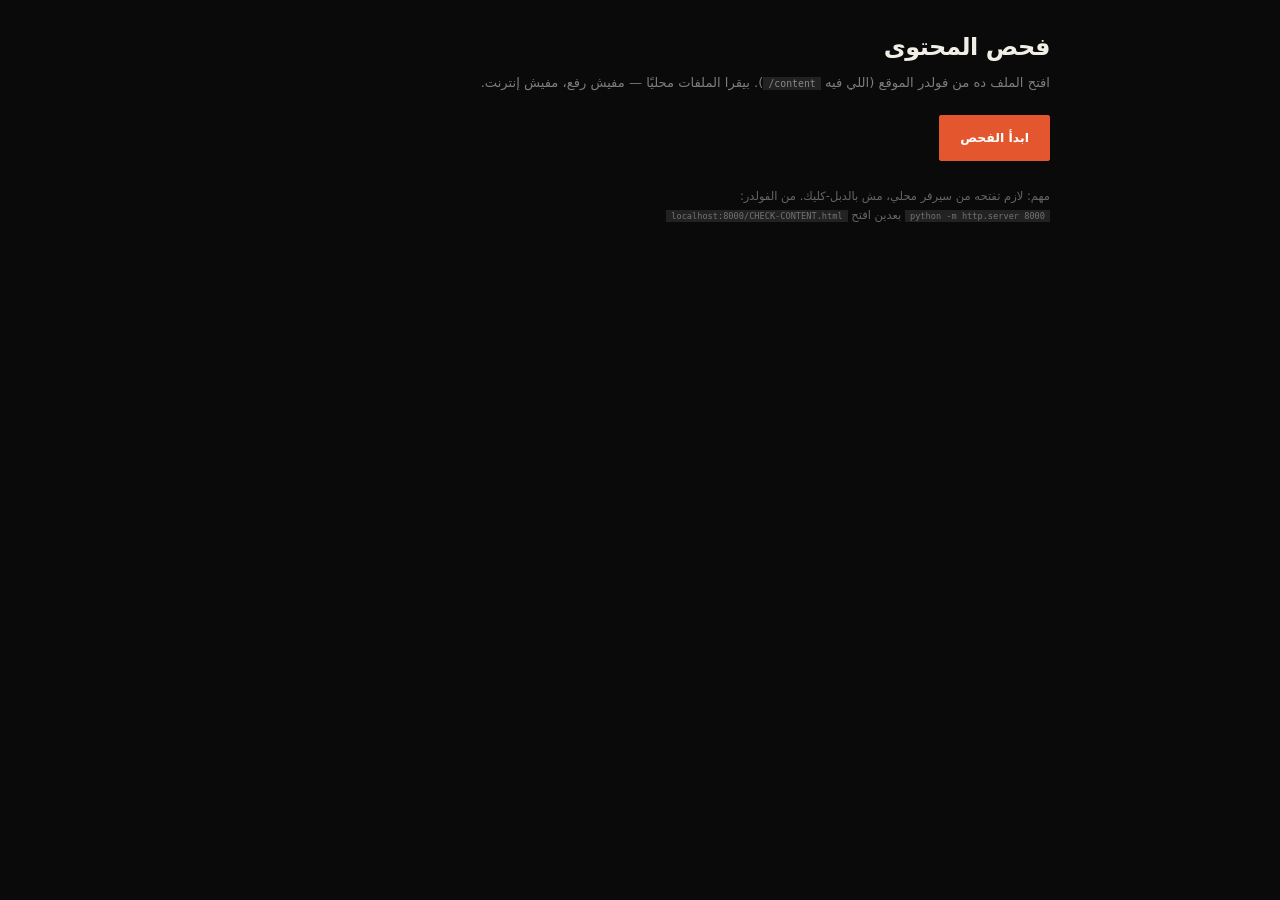
<file: CHECK-CONTENT.html>
<!doctype html>
<html lang="ar" dir="rtl">
<head>
<meta charset="utf-8">
<meta name="viewport" content="width=device-width,initial-scale=1">
<title>فحص المحتوى — هل Pages CMS مسح حاجة؟</title>
<style>
  :root{--ink:#0A0A0B;--paper:#F1EEE6;--accent:#E4572E;--amber:#F2A93B;--sage:#5C6E58}
  *{box-sizing:border-box}
  body{margin:0;padding:28px 20px 60px;background:var(--ink);color:var(--paper);
       font-family:ui-sans-serif,system-ui,"Segoe UI",sans-serif;line-height:1.6}
  .wrap{max-width:820px;margin:0 auto}
  h1{font-size:1.5rem;margin:0 0 6px;letter-spacing:-.02em}
  .sub{color:rgba(241,238,230,.5);font-size:.82rem;margin:0 0 22px}
  button{font:inherit;font-size:.78rem;padding:12px 20px;border:1px solid rgba(241,238,230,.25);
         background:transparent;color:var(--paper);cursor:pointer;border-radius:2px}
  button.primary{background:var(--accent);border-color:var(--accent);color:#fff;font-weight:600}
  button:hover{opacity:.85}
  #out{margin-top:24px}
  .row{display:flex;gap:12px;padding:11px 14px;border-bottom:1px solid rgba(241,238,230,.1);
       font-size:.8rem;align-items:baseline}
  .row .k{flex:0 0 190px;color:rgba(241,238,230,.5);font-family:ui-monospace,monospace;font-size:.72rem}
  .row .v{flex:1;word-break:break-word}
  .ok{color:var(--sage)} .bad{color:var(--accent)} .warn{color:var(--amber)}
  .verdict{padding:16px 18px;border-left:3px solid var(--accent);background:rgba(228,87,46,.08);
           margin:22px 0;font-size:.86rem}
  .verdict.good{border-color:var(--sage);background:rgba(92,110,88,.1)}
  .verdict b{display:block;font-size:1rem;margin-bottom:6px}
  pre{background:#111;padding:14px;overflow:auto;font-size:.7rem;border:1px solid rgba(241,238,230,.12);
      max-height:260px}
  .note{font-size:.72rem;color:rgba(241,238,230,.4);margin-top:26px}
  code{background:rgba(241,238,230,.1);padding:1px 5px;font-size:.75em}
</style>
</head>
<body>
<div class="wrap">
  <h1>فحص المحتوى</h1>
  <p class="sub">افتح الملف ده من فولدر الموقع (اللي فيه <code>content/</code>). بيقرا الملفات محليًا — مفيش رفع، مفيش إنترنت.</p>

  <button class="primary" id="run">ابدأ الفحص</button>
  <div id="out"></div>

  <p class="note">
    مهم: لازم تفتحه من سيرفر محلي، مش بالدبل-كليك. من الفولدر:<br>
    <code>python -m http.server 8000</code> بعدين افتح <code>localhost:8000/CHECK-CONTENT.html</code>
  </p>
</div>

<script>
const REQUIRED = {
  'content/seo.json':     [['meta','عنوان الموقع (SEO)']],
  'content/person.json':  [['person','بياناتك الشخصية']],
  'content/hero.json':    [['hero','أول شاشة']],
  'content/about.json':   [['about','قسم عني']],
  'content/contact.json': [['contact','التواصل']],
  'content/projects.json':[['order','ترتيب المشاريع']],
  'content/acts.json':    [['order','ترتيب الفصول']]
};
// الحقول الحيوية جوه كل كائن — لو ضاعت، الصفحة بتبان ناقصة
const VITAL = {
  'meta.title':        'عنوان التاب (SEO)',
  'meta.description':  'وصف البحث',
  'meta.ogImage':      'صورة المشاركة',
  'person.name':       'اسمك',
  'person.email':      'الإيميل',
  'person.whatsapp':   'رقم الواتساب',
  'person.years':      'سنين الخبرة',
  'hero.status':       'سطر الحالة',
  'about.statement':   'فقرة عني',
  'about.stats':       'الأرقام',
  'about.tools':       'الأدوات',
  'contact.socials':   'لينكات السوشيال',
  'contact.emailCta':  'زر الإيميل'
};

function get(o,p){return p.split('.').reduce((a,k)=>a==null?undefined:a[k],o)}

async function run(){
  const out=document.getElementById('out');
  out.innerHTML='<p class="sub">بيفحص…</p>';
  let html='', missing=[], broken=[], empty=[], good=0;

  for(const [file, expect] of Object.entries(REQUIRED)){
    let data=null, err=null;
    try{
      const r=await fetch(file,{cache:'no-store'});
      if(!r.ok) throw new Error('HTTP '+r.status);
      data=await r.json();
    }catch(e){ err=e.message; }

    if(!data){
      broken.push(file);
      html+=`<div class="row"><span class="k">${file}</span><span class="v bad">✗ ${err==='HTTP 404'?'الملف مش موجود — لسه مرفعتوش':'ملف بايظ: '+err}</span></div>`;
      continue;
    }

    for(const [key,label] of expect){
      if(!(key in data)){
        missing.push(file+' → '+key);
        html+=`<div class="row"><span class="k">${file}</span><span class="v bad">✗ ناقص: ${key} (${label})</span></div>`;
      } else {
        good++;
        const v=data[key];
        const isObj=v&&typeof v==='object';
        html+=`<div class="row"><span class="k">${file}</span><span class="v ok">✓ ${key} (${label})${isObj?' — '+Object.keys(v).length+' مفتاح':''}</span></div>`;
      }
    }
  }

  // فحص الحقول الحيوية جوه الكائنات
  let merged={};
  for(const file of Object.keys(REQUIRED)){
    try{
      const d=await (await fetch(file,{cache:'no-store'})).json();
      Object.assign(merged,d);
    }catch(e){}
  }
  let vital='';
  for(const [path,label] of Object.entries(VITAL)){
    const v=get(merged,path);
    const isEmpty = v==null || v==='' || (Array.isArray(v)&&!v.length);
    if(isEmpty){ empty.push(label); vital+=`<div class="row"><span class="k">${path}</span><span class="v bad">✗ فاضي — ${label}</span></div>`; }
    else vital+=`<div class="row"><span class="k">${path}</span><span class="v ok">✓ ${label}</span></div>`;
  }

  const totalProblems = missing.length+broken.length+empty.length;
  let verdict;
  if(totalProblems===0){
    verdict=`<div class="verdict good"><b>✓ المحتوى سليم بالكامل</b>
      كل الملفات موجودة وكل الحقول الحيوية مليانة. Pages CMS ممسحش حاجة — المشكلة كانت في طريقة عرض المحرر بس، وإصلاح التقسيم حلها.</div>`;
  } else if(broken.length || missing.length){
    verdict=`<div class="verdict"><b>✗ فيه ملفات ناقصة — المحتوى اتأثر</b>
      ${broken.length?`<div>ملفات مش موجودة: ${broken.join(', ')} (${broken.length})</div>`:''}
      ${missing.length?`<div>مفاتيح ناقصة: ${missing.join(', ')}</div>`:''}
      <div style="margin-top:10px">الحل: نزّل <code>site.zip</code> من المحادثة وفك ضغطه فوق الفولدر، بعدين <code>git add -A &amp;&amp; git commit &amp;&amp; git push</code>.</div></div>`;
  } else {
    verdict=`<div class="verdict"><b>⚠ الملفات موجودة بس فيه حقول فاضية</b>
      <div>${empty.join(' · ')}</div>
      <div style="margin-top:10px">لو دي كانت مليانة قبل، يبقى Pages CMS حفظ فوقها. افتح <code>content/${''}</code> وشوف القيمة.</div></div>`;
  }

  out.innerHTML = verdict
    + '<h3 style="font-size:.85rem;margin:22px 0 8px;color:rgba(241,238,230,.4)">الملفات</h3>' + html
    + '<h3 style="font-size:.85rem;margin:22px 0 8px;color:rgba(241,238,230,.4)">الحقول الحيوية</h3>' + vital;

  if(totalProblems){
    out.insertAdjacentHTML('beforeend','<h3 style="font-size:.85rem;margin:22px 0 8px;color:rgba(241,238,230,.4)">ملخص للنسخ</h3><pre id="copybox"></pre><button id="cp" style="margin-top:8px">انسخ الملخص</button>');
    document.getElementById('copybox').textContent =
      'ملفات ناقصة: '+(broken.join(', ')||'لا')+'\n'+
      'مفاتيح ناقصة: '+(missing.join(', ')||'لا')+'\n'+
      'حقول فاضية: '+(empty.join(', ')||'لا');
    document.getElementById('cp').onclick=()=>{
      navigator.clipboard.writeText(document.getElementById('copybox').textContent);
      document.getElementById('cp').textContent='اتنسخ ✓';
    };
  }
}
document.getElementById('run').onclick=run;
</script>
</body>
</html>
</file>
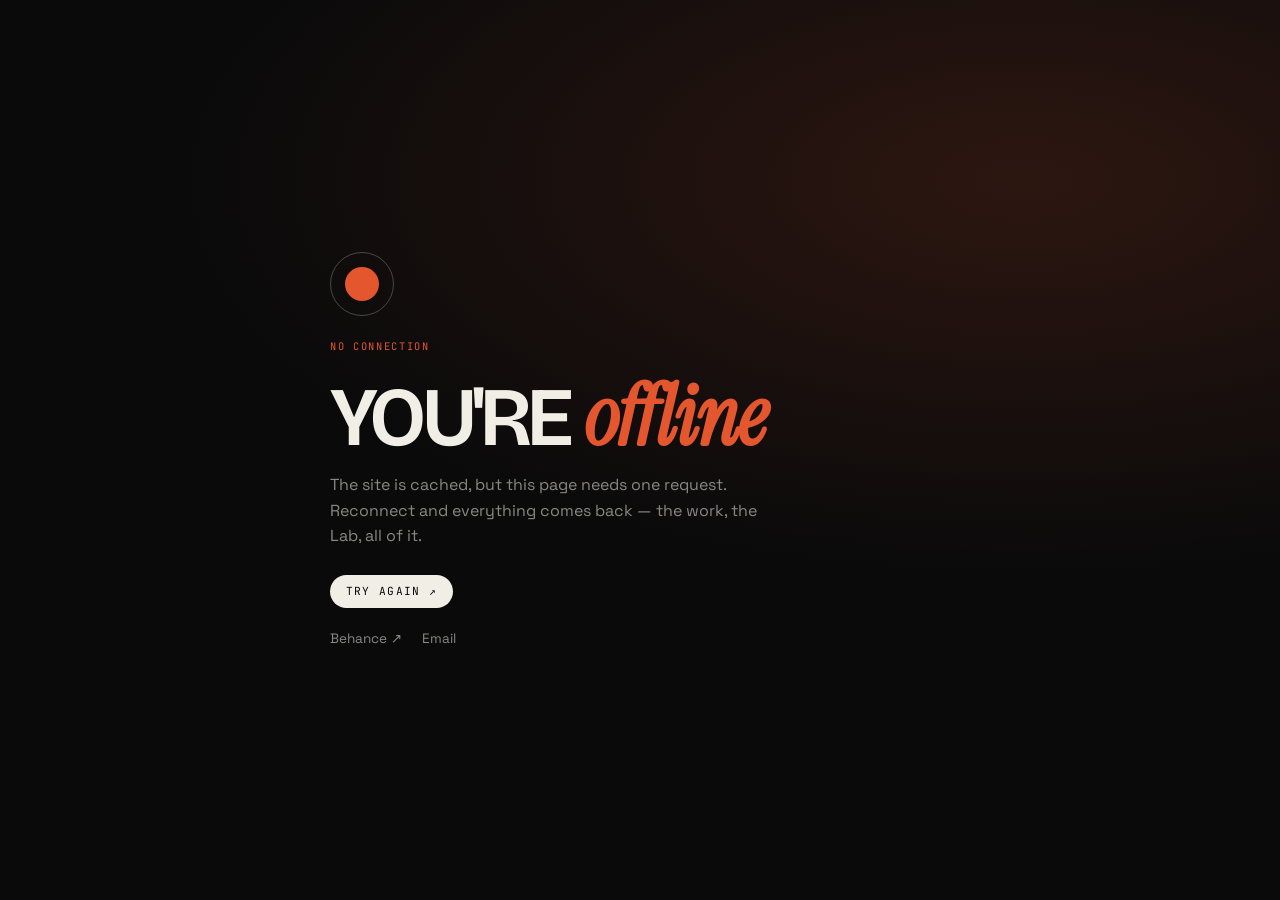
<file: offline.html>
<!DOCTYPE html>
<html lang="en">
<head>
<meta charset="utf-8" />
<meta name="viewport" content="width=device-width, initial-scale=1" />
<title>Offline — Youssef Mohamed</title>
<meta name="robots" content="noindex" />
<meta name="theme-color" content="#0A0A0B" />
<link rel="stylesheet" href="fonts.css" />
<style>
  :root{--ink:#0A0A0B;--paper:#F1EEE6;--accent:#E4572E;--muted:rgba(241,238,230,.55)}
  *{box-sizing:border-box}
  body{margin:0;min-height:100svh;display:grid;place-items:center;background:var(--ink);color:var(--paper);
       font-family:"Space Grotesk",system-ui,sans-serif;padding:24px;
       background-image:radial-gradient(120% 80% at 80% 20%,rgba(228,87,46,.16),transparent 55%)}
  .wrap{max-width:620px;width:100%}
  .mono{font-family:"JetBrains Mono",ui-monospace,monospace;font-size:.65rem;letter-spacing:.16em;text-transform:uppercase;color:var(--accent)}
  h1{font-family:"Bricolage Grotesque","Space Grotesk",sans-serif;font-weight:600;letter-spacing:-.045em;
     font-size:clamp(2.6rem,9vw,5.2rem);line-height:.88;margin:14px 0 18px;text-transform:uppercase}
  h1 em{font-family:"Instrument Serif",Georgia,serif;font-style:italic;color:var(--accent);text-transform:none;letter-spacing:-.02em}
  p{color:var(--muted);line-height:1.6;margin:0 0 26px;max-width:46ch}
  a.btn{display:inline-flex;gap:.6em;align-items:center;background:var(--paper);color:var(--ink);
        padding:.85em 1.4em;border-radius:99px;text-decoration:none;font-family:"JetBrains Mono",monospace;
        font-size:.7rem;letter-spacing:.12em;text-transform:uppercase;transition:background .3s,color .3s}
  a.btn:hover{background:var(--accent);color:#fff}
  .links{margin-top:22px;display:flex;gap:20px;font-size:.85rem}
  .links a{color:var(--muted);text-decoration:none;border-bottom:1px solid transparent;transition:.3s}
  .links a:hover{color:var(--paper);border-color:var(--accent)}
  .dot{width:64px;height:64px;border-radius:50%;border:1px solid rgba(241,238,230,.25);display:grid;place-items:center;margin-bottom:22px}
  .dot i{width:34px;height:34px;border-radius:50%;background:var(--accent);display:block}
</style>
</head>
<body>
  <div class="wrap">
    <div class="dot" aria-hidden="true"><i></i></div>
    <p class="mono">NO CONNECTION</p>
    <h1>You're <em>offline</em></h1>
    <p>The site is cached, but this page needs one request. Reconnect and everything comes back — the work, the Lab, all of it.</p>
    <a class="btn" href="./">Try again ↗</a>
    <div class="links">
      <a href="https://www.behance.net/65c12764" target="_blank" rel="noopener">Behance ↗</a>
      <a href="mailto:jomongy52@gmail.com">Email</a>
    </div>
  </div>
</body>
</html>
</file>
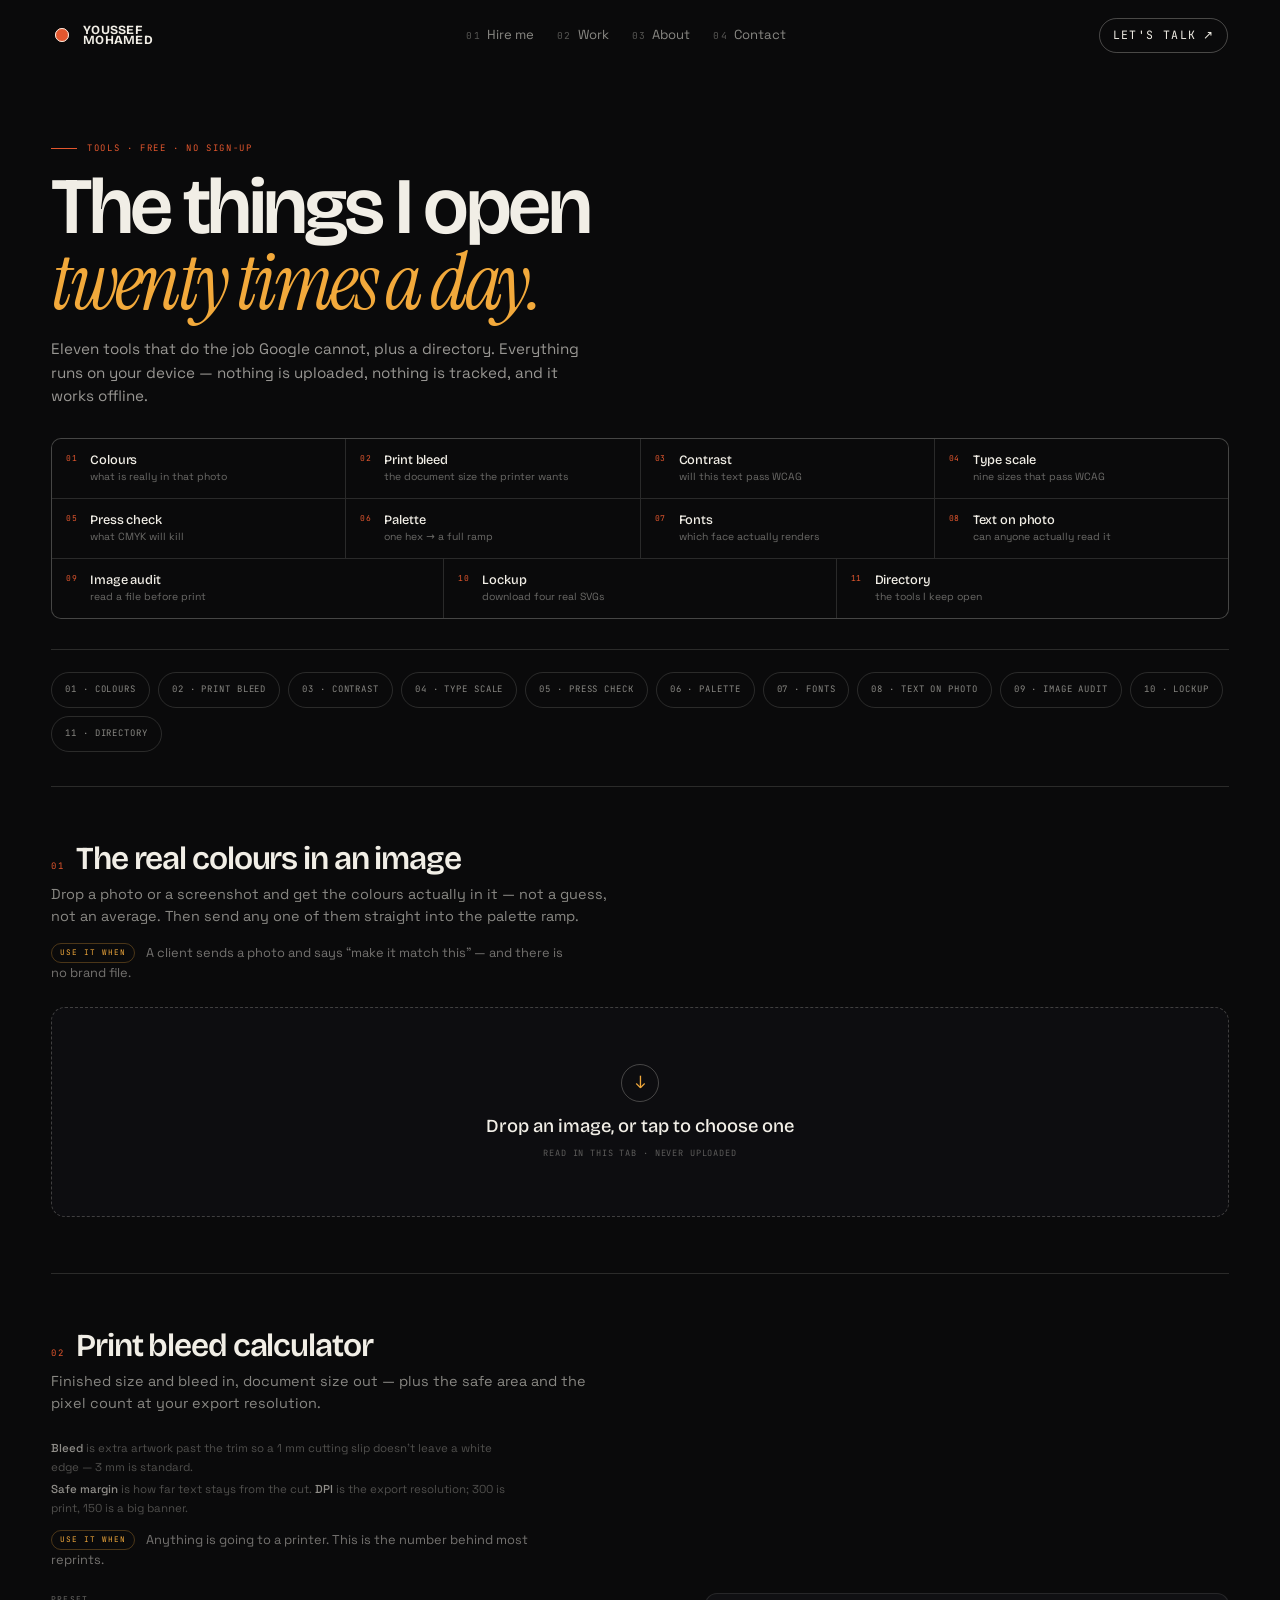
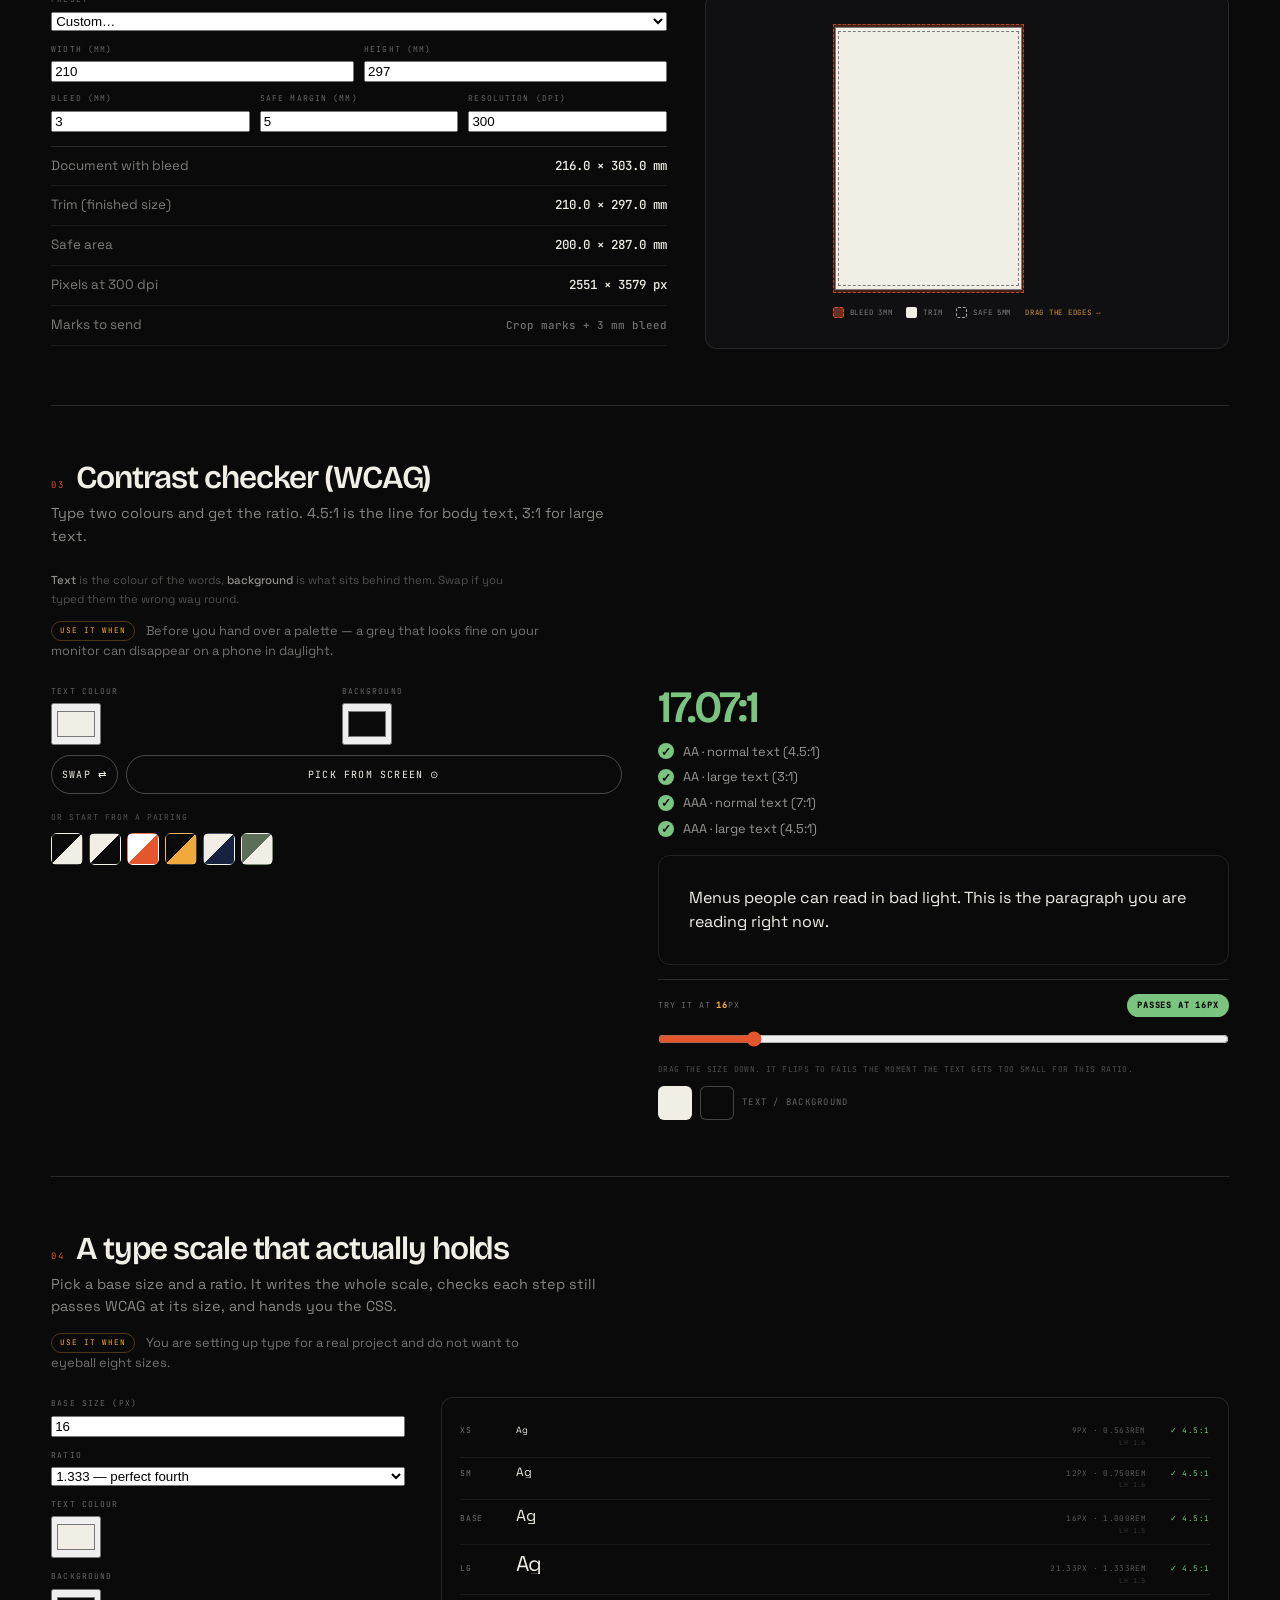
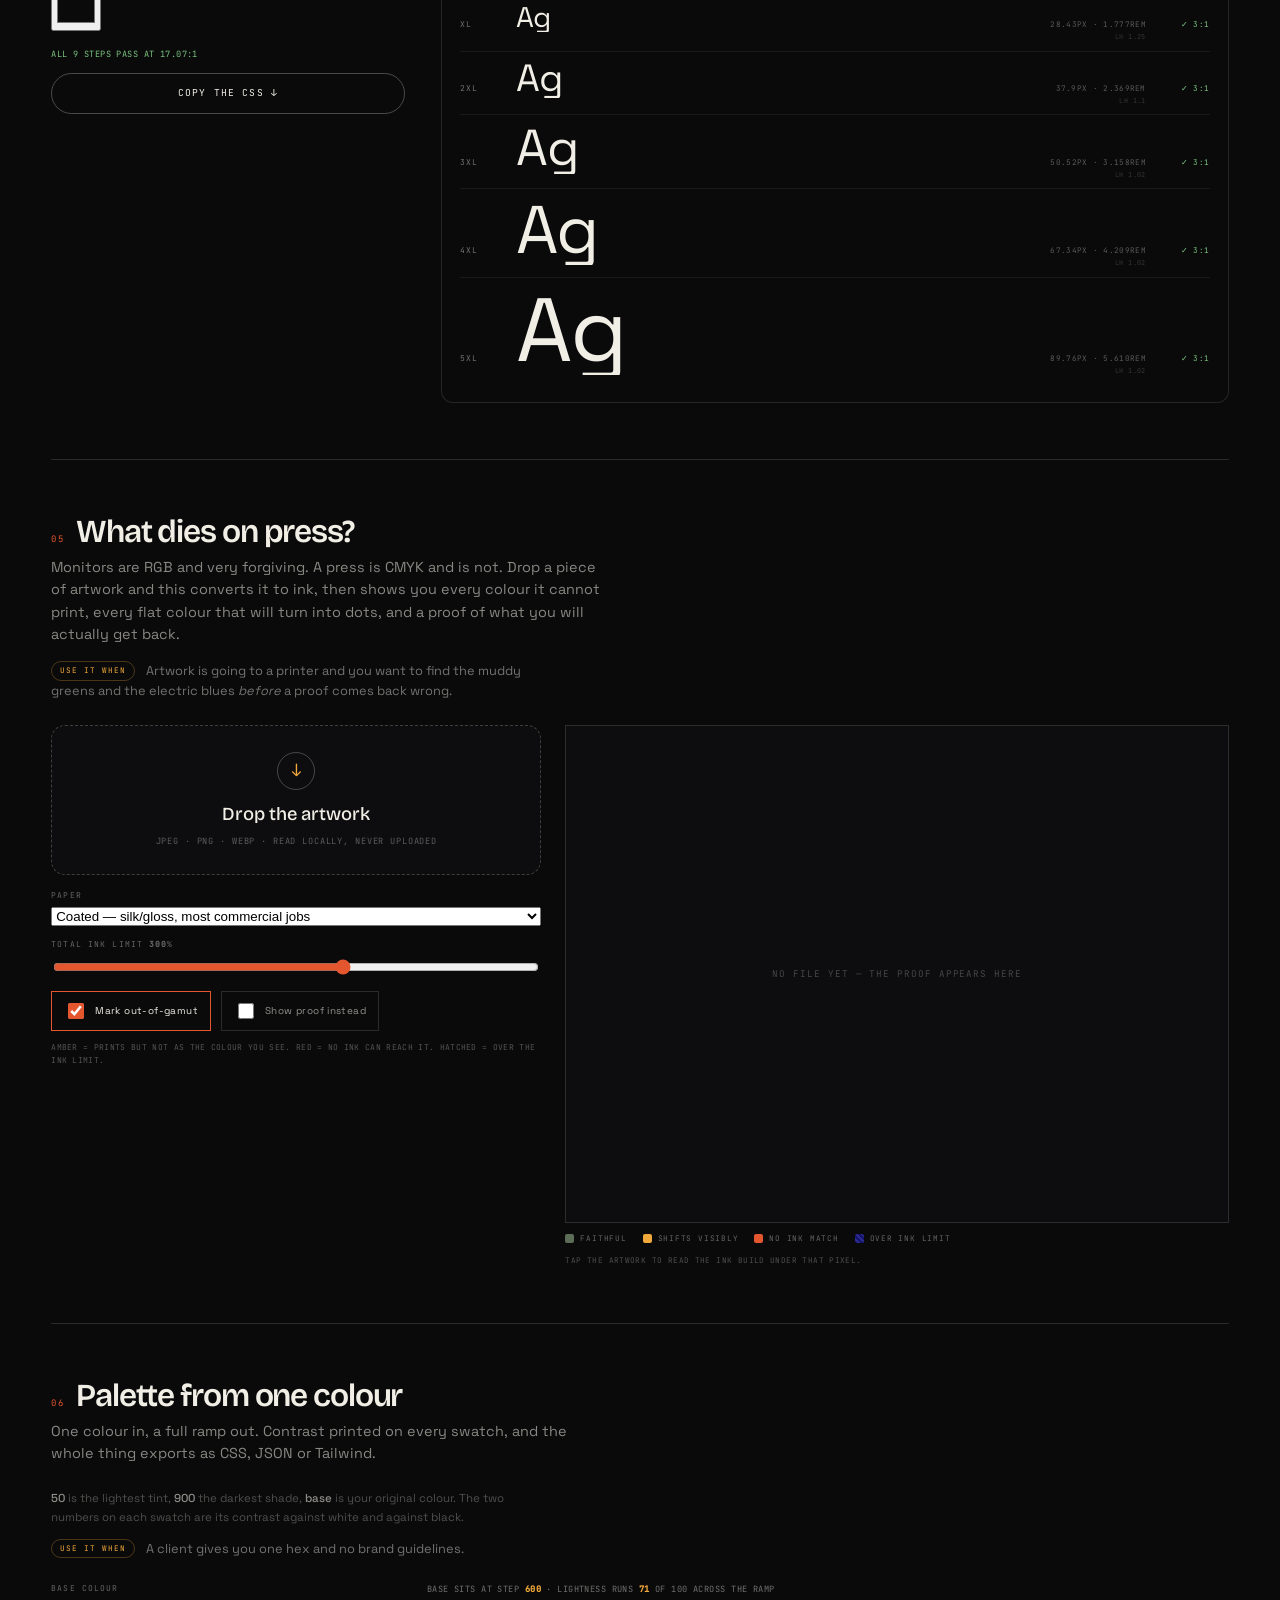
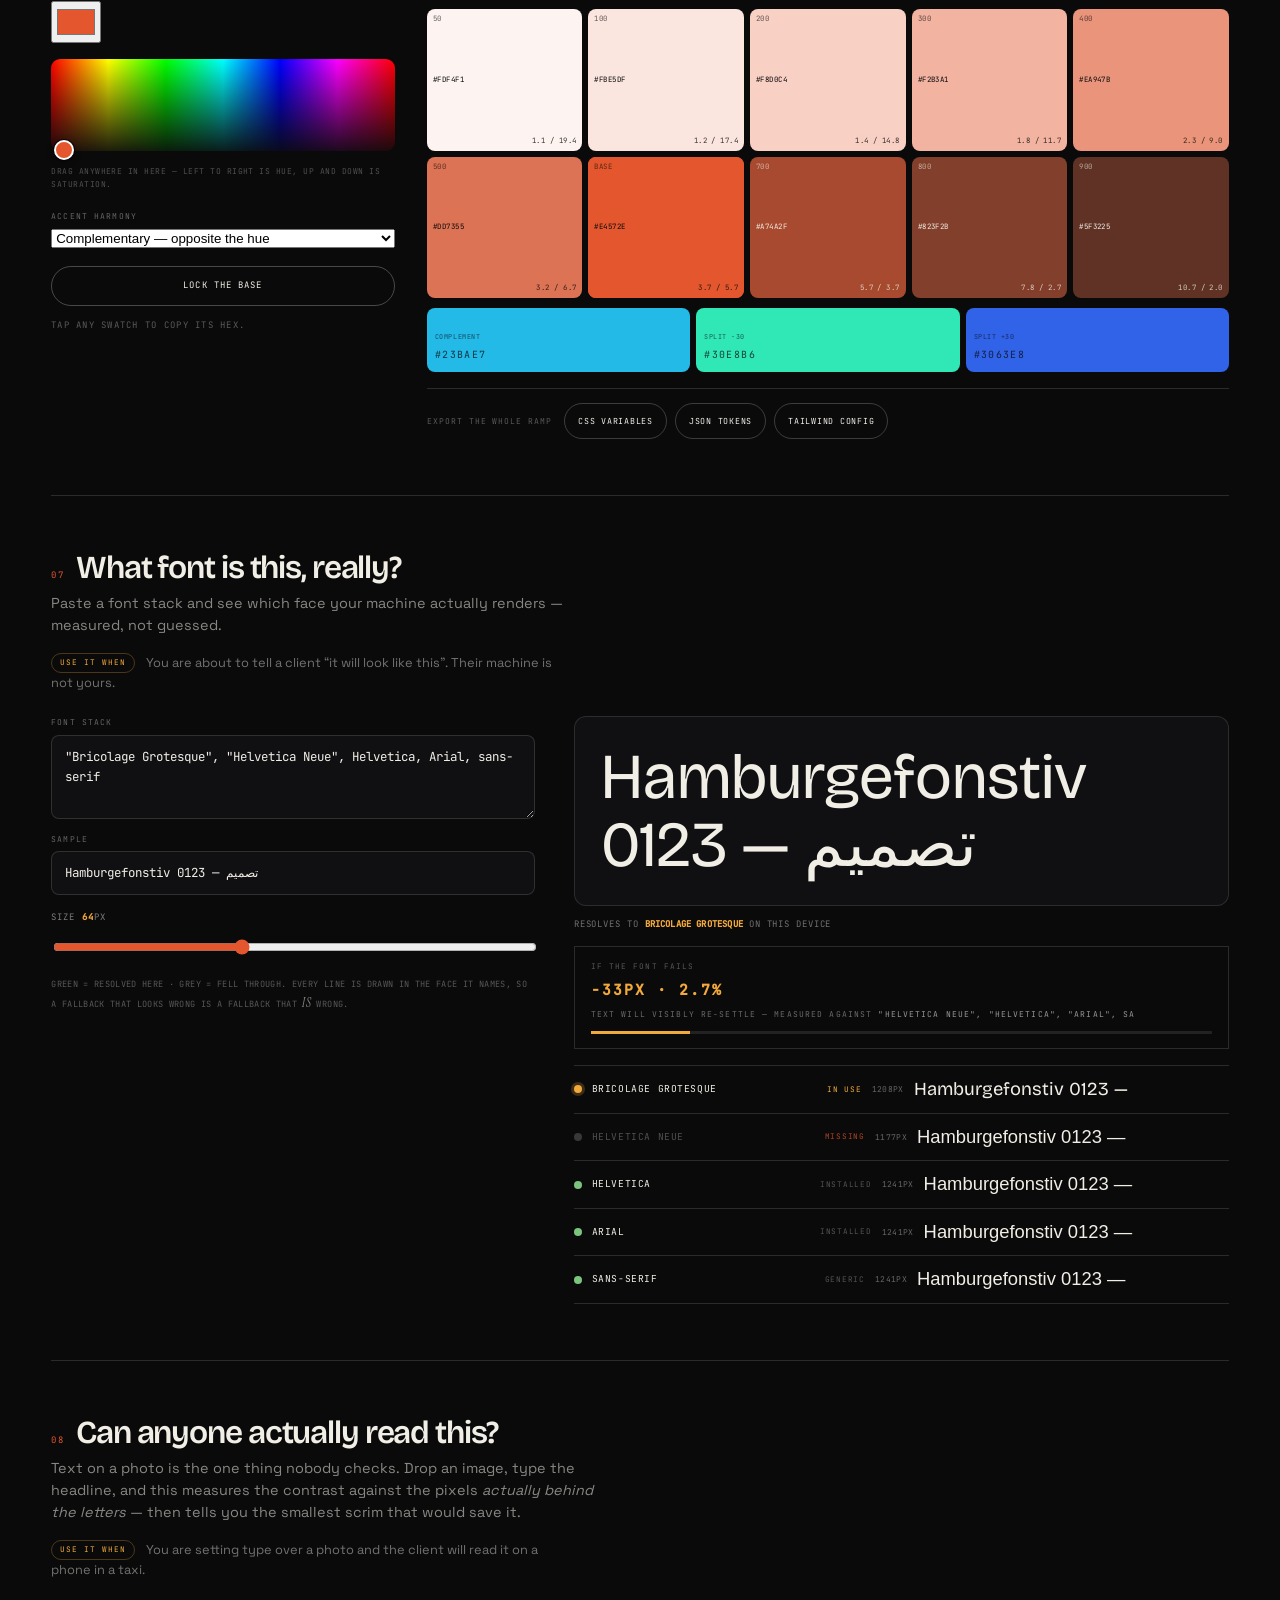
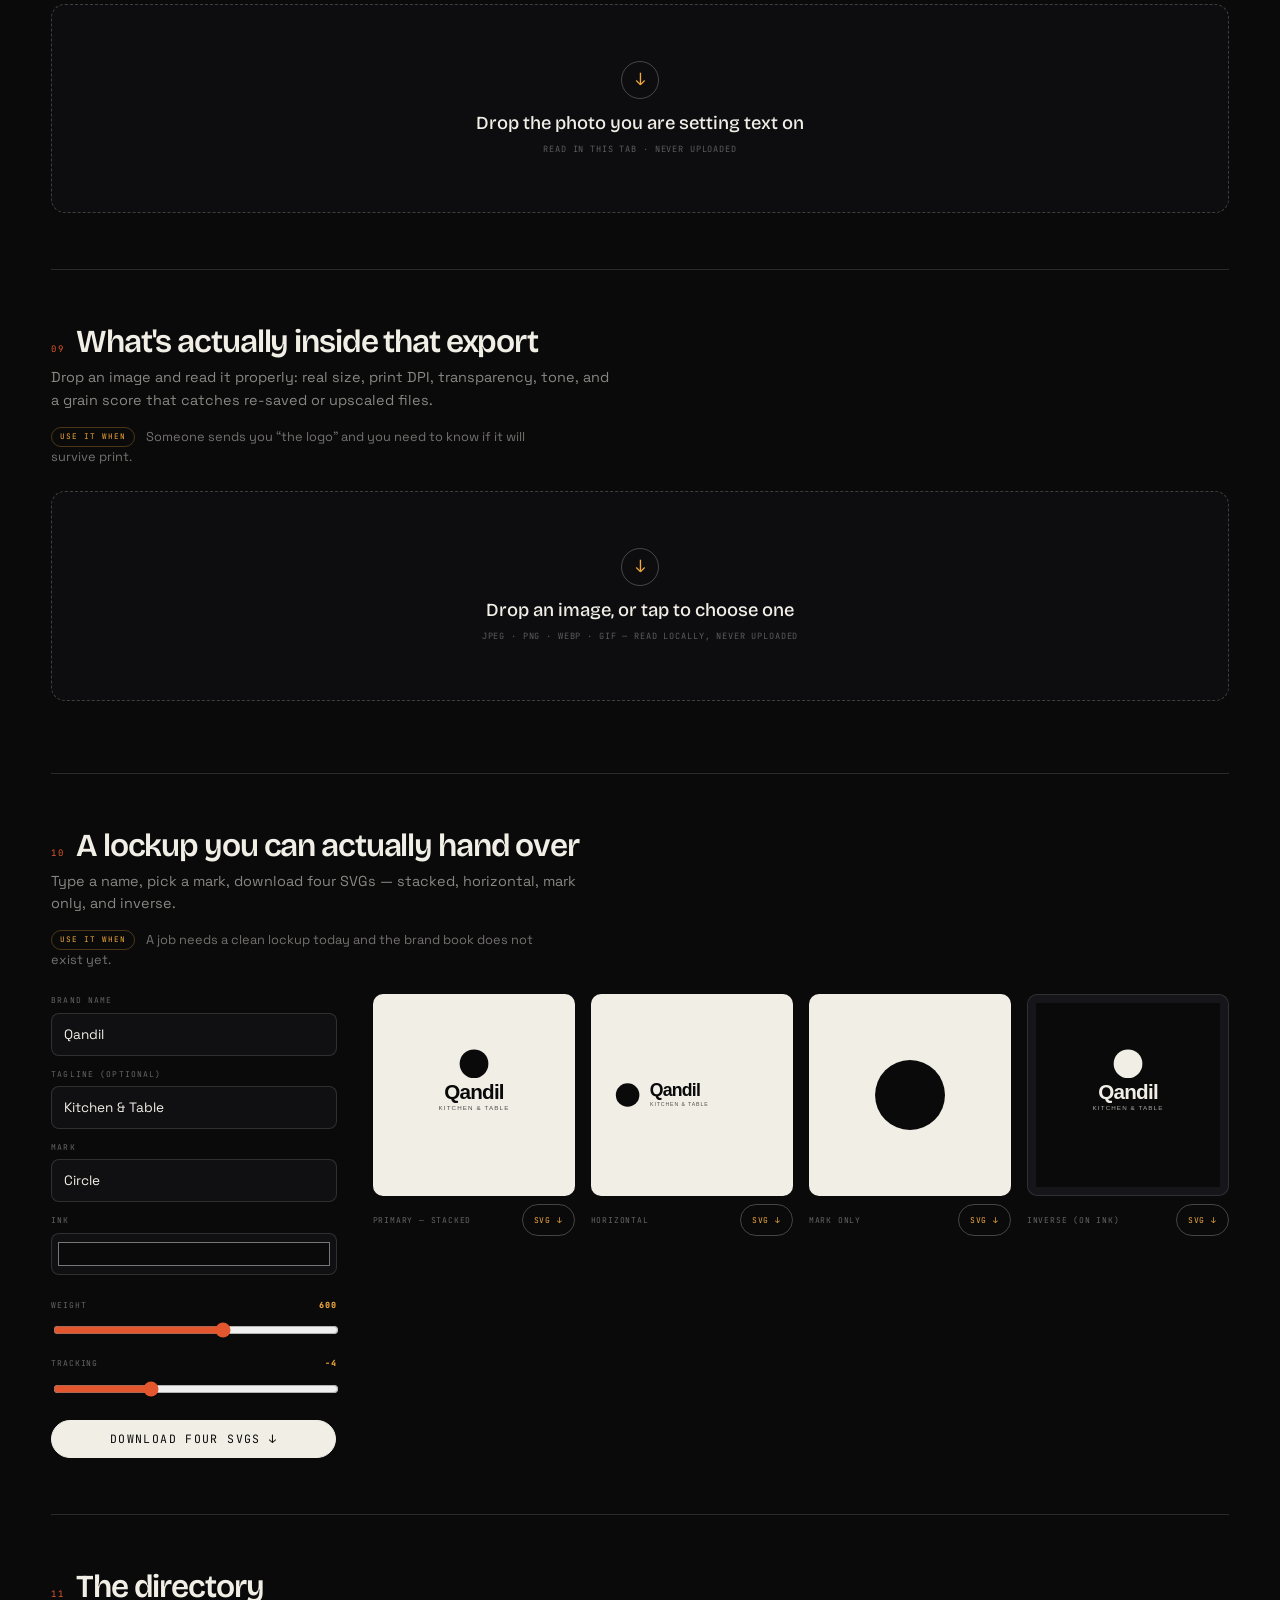
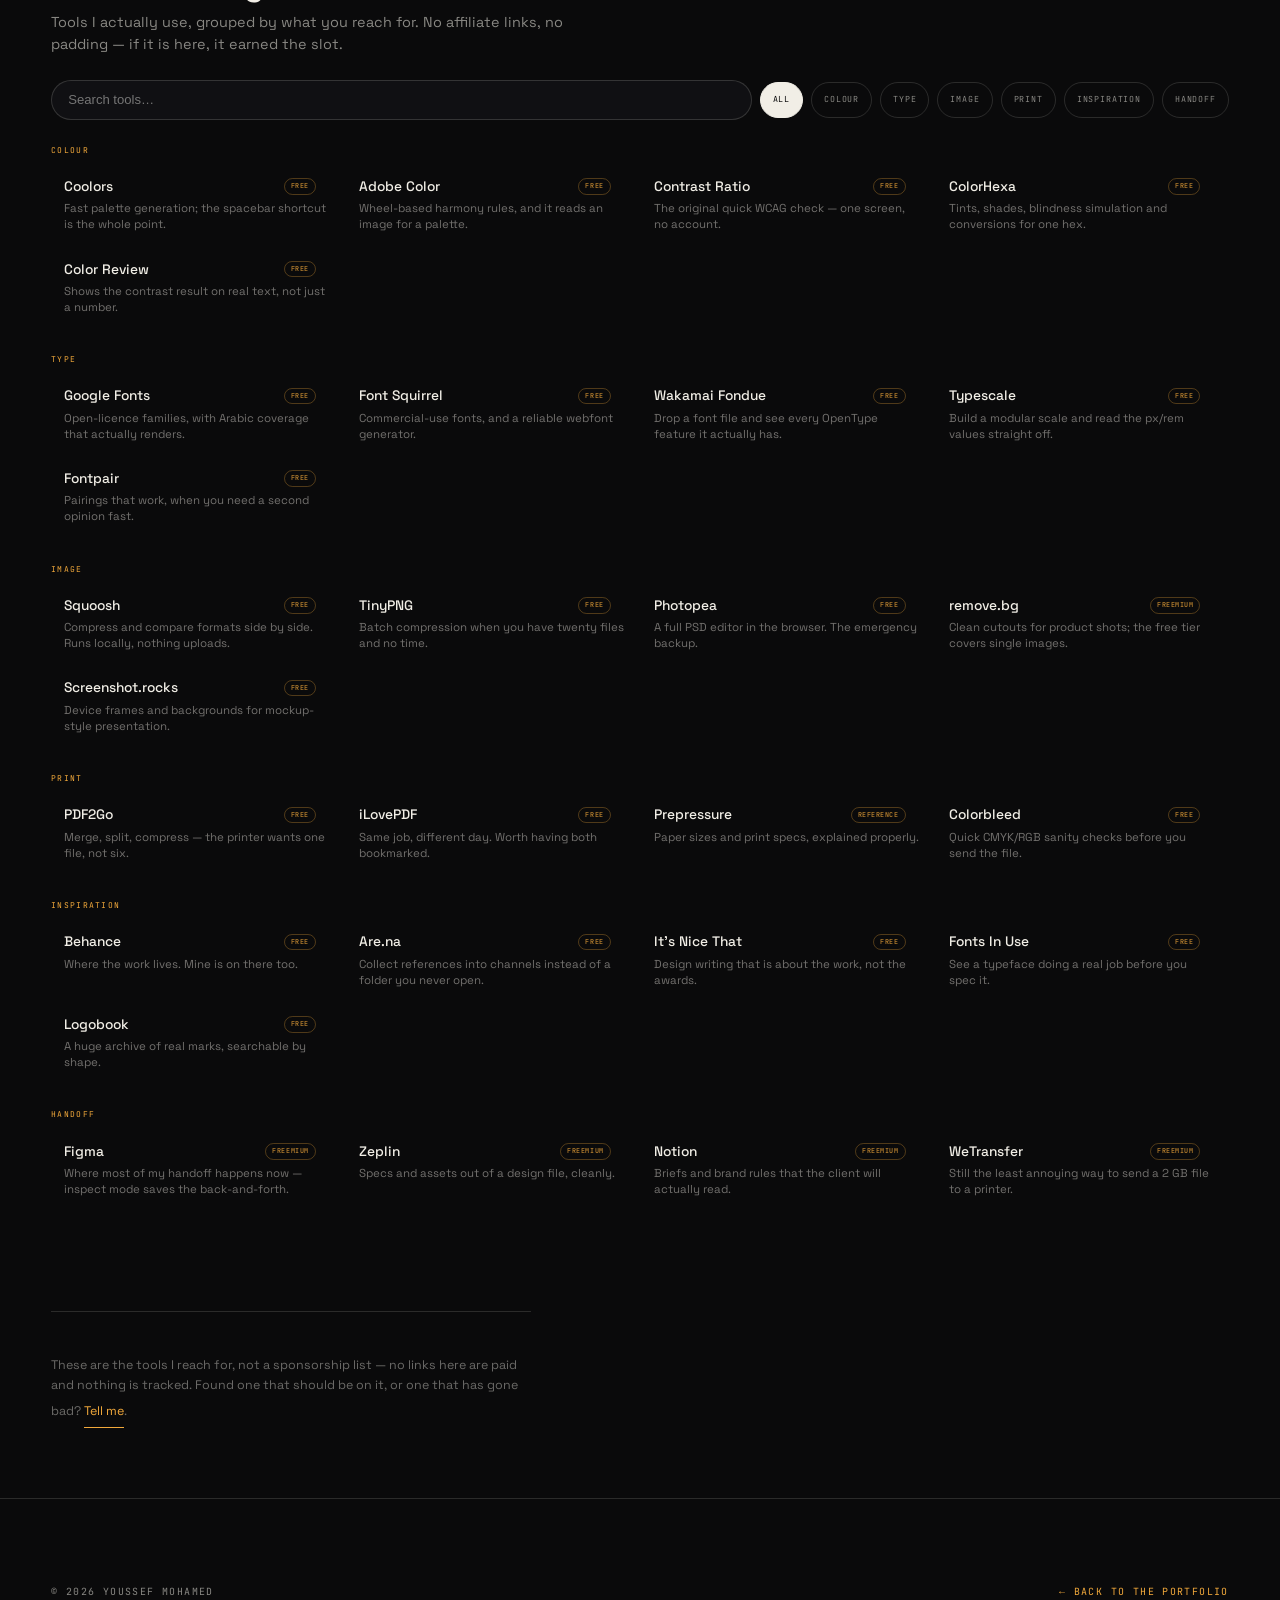
<file: tools.html>
<!DOCTYPE html>
<html lang="en">
<head>
<meta charset="utf-8" />
<meta name="viewport" content="width=device-width, initial-scale=1, viewport-fit=cover" />
<title>Tools — Youssef Mohamed</title>
<meta name="description" content="Six free tools every designer needs: social media sizes, print bleed calculator, WCAG contrast checker, px/rem converter, a palette builder and a file-weight budget — plus a curated directory of the tools that actually earn their place." />
<meta name="author" content="Youssef Mohamed" />
<meta name="theme-color" content="#0A0A0B" />
<link rel="canonical" href="https://yousefmohamed.design/tools.html" />

<meta property="og:type" content="website" />
<meta property="og:site_name" content="Youssef Mohamed" />
<meta property="og:title" content="Tools — Youssef Mohamed" />
<meta property="og:description" content="Six working tools for designers: social sizes, print bleed, contrast, units, palettes, file weight." />
<meta property="og:url" content="https://yousefmohamed.design/tools.html" />
<meta property="og:image" content="https://yousefmohamed.design/assets/og.jpg" />
<meta name="twitter:card" content="summary_large_image" />
<meta name="twitter:title" content="Tools — Youssef Mohamed" />
<meta name="twitter:description" content="Six working tools for designers, plus a curated directory." />

<link rel="icon" href="assets/icon-192.png" sizes="192x192" />
<link rel="icon" href="assets/icon-512.png" sizes="512x512" />
<link rel="apple-touch-icon" href="assets/apple-touch-icon.png" />
<link rel="manifest" href="manifest.webmanifest" />

<link rel="stylesheet" href="fonts.css" />
<link rel="stylesheet" href="css/base.css" />
<link rel="stylesheet" href="css/tools.css" />

<noscript>
<style>
  .tp-nav,.tdir__bar{display:none}
  .tsize__groups{display:block}
</style>
</noscript>
</head>
<body class="tools-page">

<a class="skip-link" href="#tools">Skip to the tools</a>

<header class="site-head" id="siteHead">
  <a class="brand" href="index.html">
    <span class="brand__mark" aria-hidden="true"><i></i><i></i></span>
    <span class="brand__txt">YOUSSEF<br>MOHAMED</span>
  </a>

  <nav class="nav" aria-label="Primary">
    <a href="index.html#pointer" class="nav__link"><span class="mono">01</span>Hire me</a>
    <a href="index.html#work" class="nav__link"><span class="mono">02</span>Work</a>
    <a href="index.html#about" class="nav__link"><span class="mono">03</span>About</a>
    <a href="index.html#contact" class="nav__link"><span class="mono">04</span>Contact</a>
  </nav>

  <div class="head-right">
    <a class="btn btn--pill" href="index.html#contact">
      <span>Let's talk</span><i aria-hidden="true">↗</i>
    </a>
    <button class="burger" id="burger" aria-label="Open menu" aria-expanded="false"><i></i><i></i></button>
  </div>
</header>

<main id="tools">
  <div class="pad">

    <header class="tp-head">
      <p class="tp-head__kicker mono">Tools · free · no sign-up</p>
      <h1 class="tp-title">The things I open<br><em>twenty times a day.</em></h1>
      <p class="tp-lede">
        Eleven tools that do the job Google cannot, plus a directory. Everything runs on your device —
        nothing is uploaded, nothing is tracked, and it works offline.
      </p>

      <!-- what is on the page, in one line each: no one should have to scroll to find out -->
      <ul class="tp-map" aria-label="What each tool does">
        <li><a href="#extract"><span class="mono">01</span><b>Colours</b><small>what is really in that photo</small></a></li>
        <li><a href="#print"><span class="mono">02</span><b>Print bleed</b><small>the document size the printer wants</small></a></li>
        <li><a href="#contrast"><span class="mono">03</span><b>Contrast</b><small>will this text pass WCAG</small></a></li>
        <li><a href="#scale"><span class="mono">04</span><b>Type scale</b><small>nine sizes that pass WCAG</small></a></li>
        <li><a href="#dpi"><span class="mono">05</span><b>Press check</b><small>what CMYK will kill</small></a></li>
        <li><a href="#palette"><span class="mono">06</span><b>Palette</b><small>one hex → a full ramp</small></a></li>
        <li><a href="#fonts"><span class="mono">07</span><b>Fonts</b><small>which face actually renders</small></a></li>
        <li><a href="#overlay"><span class="mono">08</span><b>Text on photo</b><small>can anyone actually read it</small></a></li>
        <li><a href="#audit"><span class="mono">09</span><b>Image audit</b><small>read a file before print</small></a></li>
        <li><a href="#lockup"><span class="mono">10</span><b>Lockup</b><small>download four real SVGs</small></a></li>
        <li><a href="#directory"><span class="mono">11</span><b>Directory</b><small>the tools I keep open</small></a></li>
      </ul>

      <nav class="tp-nav" aria-label="Jump to a tool">
        <a href="#extract">01 · Colours</a>
        <a href="#print">02 · Print bleed</a>
        <a href="#contrast">03 · Contrast</a>
        <a href="#scale">04 · Type scale</a>
        <a href="#dpi">05 · Press check</a>
        <a href="#palette">06 · Palette</a>
        <a href="#fonts">07 · Fonts</a>
        <a href="#overlay">08 · Text on photo</a>
        <a href="#audit">09 · Image audit</a>
        <a href="#lockup">10 · Lockup</a>
        <a href="#directory">11 · Directory</a>
      </nav>
    </header>


    <!-- ───────────── 01 · A · COLOUR FROM AN IMAGE ───────────── -->
    <section class="tool" id="extract">
      <div class="tool__head">
        <span class="tool__n mono">01</span>
        <h2 class="tool__title">The real colours in an image</h2>
      </div>
      <p class="tool__d">Drop a photo or a screenshot and get the colours actually in it — not a guess, not an average. Then send any one of them straight into the palette ramp.</p>
      <p class="tool__when"><span class="mono">USE IT WHEN</span> A client sends a photo and says “make it match this” — and there is no brand file.</p>

      <div class="tx">
        <label class="taud__drop tx__drop" id="txDrop" for="txFile">
          <input id="txFile" type="file" accept="image/*" hidden />
          <span class="taud__icon" aria-hidden="true">↓</span>
          <b>Drop an image, or tap to choose one</b>
          <small class="mono">read in this tab · never uploaded</small>
        </label>
        <div class="tx__out" id="txOut" hidden>
          <div class="tx__imgwrap">
            <img id="txImg" alt="The image you loaded" />
            <p class="mono tx__imgmeta" id="txImgMeta"></p>
          </div>
          <div class="tx__side">
            <div class="tx__opts">
              <div class="tf">
                <label for="txCount">Colours <b id="txCountVal" class="mono">8</b></label>
                <input id="txCount" type="range" min="3" max="12" value="8" />
              </div>
              <div class="tf tx__sortfield">
                <label for="txSort">Sort by</label>
                <select id="txSort">
                  <option value="share">By how much of the image</option>
                  <option value="dark">Darkest first</option>
                  <option value="light">Lightest first</option>
                  <option value="hue">By hue</option>
                </select>
              </div>
            </div>
            <div class="tx__swatches" id="txSwatches"></div>
            <div class="tx__actions">
              <button class="btn btn--ghost" type="button" id="txCopyAll">Copy as CSS</button>
              <button class="btn btn--ghost" type="button" id="txCopyHex">Copy all hex</button>
            </div>
            <p class="mono tx__note" id="txNote"></p>
          </div>
        </div>
      </div>
    </section>

    <!-- ───────────── 02 · PRINT BLEED ───────────── -->
    <section class="tool" id="print">
      <div class="tool__head">
        <span class="tool__n mono">02</span>
        <h2 class="tool__title">Print bleed calculator</h2>
      </div>
            <p class="tool__d">Finished size and bleed in, document size out — plus the safe area and the pixel count at your export resolution.</p>
            <div class="tool__hint" id="tPrintHint">
        <p><b>Bleed</b> is extra artwork past the trim so a 1 mm cutting slip doesn't leave a white edge — 3 mm is standard.</p>
        <p><b>Safe margin</b> is how far text stays from the cut. <b>DPI</b> is the export resolution; 300 is print, 150 is a big banner.</p>
      </div>
<p class="tool__when"><span class="mono">USE IT WHEN</span> Anything is going to a printer. This is the number behind most reprints.</p>

      <div class="tprint">
        <div>
          <div class="tf" style="margin-bottom:12px">
            <label for="tPrintPreset">Preset</label>
            <select id="tPrintPreset"></select>
          </div>
          <div class="tf__row">
            <div class="tf"><label for="tPrintW">Width (mm)</label><input id="tPrintW" type="number" value="210" min="1" step="0.5" inputmode="decimal" /></div>
            <div class="tf"><label for="tPrintH">Height (mm)</label><input id="tPrintH" type="number" value="297" min="1" step="0.5" inputmode="decimal" /></div>
          </div>
          <div class="tf__row" style="margin-top:10px">
            <div class="tf"><label for="tPrintBleed">Bleed (mm)</label><input id="tPrintBleed" type="number" value="3" min="0" step="0.5" inputmode="decimal" /></div>
            <div class="tf"><label for="tPrintSafe">Safe margin (mm)</label><input id="tPrintSafe" type="number" value="5" min="0" step="0.5" inputmode="decimal" /></div>
            <div class="tf"><label for="tPrintDpi">Resolution (dpi)</label><input id="tPrintDpi" type="number" value="300" min="72" step="1" inputmode="numeric" /></div>
          </div>
          <div class="tp__out" id="tPrintOut"></div>
        </div>
        <div class="tp__figwrap">
          <div id="tPrintFig"></div>
        </div>
      </div>
    </section>

    <!-- ───────────── 03 · CONTRAST ───────────── -->
    <section class="tool" id="contrast">
      <div class="tool__head">
        <span class="tool__n mono">03</span>
        <h2 class="tool__title">Contrast checker (WCAG)</h2>
      </div>
            <p class="tool__d">Type two colours and get the ratio. 4.5:1 is the line for body text, 3:1 for large text.</p>
            <p class="tool__hint">
        <b>Text</b> is the colour of the words, <b>background</b> is what sits behind them. Swap if you typed them the wrong way round.
      </p>
<p class="tool__when"><span class="mono">USE IT WHEN</span> Before you hand over a palette — a grey that looks fine on your monitor can disappear on a phone in daylight.</p>

      <div class="tcon">
        <div>
          <div class="tf__row">
            <div class="tf">
              <label for="tConFg">Text colour</label>
              <input id="tConFg" type="color" value="#F1EEE6" />
            </div>
            <div class="tf">
              <label for="tConBg">Background</label>
              <input id="tConBg" type="color" value="#0A0A0B" />
            </div>
          </div>
          <div style="margin-top:10px">
            <div class="tcon__row2">
              <button class="btn btn--ghost" type="button" id="tConSwap">Swap ⇄</button>
              <button class="btn btn--ghost" type="button" id="tConPick">Pick from screen ⊙</button>
            </div>
          </div>
          <p class="mono tcon__plabel">Or start from a pairing</p>
          <div class="tcon__picks" aria-label="Presets">
            <button class="tcon__pick" type="button" data-fg="#0A0A0B" data-bg="#F1EEE6" style="background:linear-gradient(135deg,#0A0A0B 50%,#F1EEE6 50%)" aria-label="Ink on paper"></button>
            <button class="tcon__pick" type="button" data-fg="#F1EEE6" data-bg="#0A0A0B" style="background:linear-gradient(135deg,#F1EEE6 50%,#0A0A0B 50%)" aria-label="Paper on ink"></button>
            <button class="tcon__pick" type="button" data-fg="#FFFFFF" data-bg="#E4572E" style="background:linear-gradient(135deg,#FFFFFF 50%,#E4572E 50%)" aria-label="White on orange"></button>
            <button class="tcon__pick" type="button" data-fg="#0A0A0B" data-bg="#F2A93B" style="background:linear-gradient(135deg,#0A0A0B 50%,#F2A93B 50%)" aria-label="Ink on amber"></button>
            <button class="tcon__pick" type="button" data-fg="#F1EEE6" data-bg="#16223F" style="background:linear-gradient(135deg,#F1EEE6 50%,#16223F 50%)" aria-label="Paper on navy"></button>
            <button class="tcon__pick" type="button" data-fg="#5C6E58" data-bg="#F1EEE6" style="background:linear-gradient(135deg,#5C6E58 50%,#F1EEE6 50%)" aria-label="Sage on paper"></button>
          </div>
        </div>

        <div>
          <p class="tcon__ratio" id="tConRatio">—</p>
          <ul class="tcon__checks" id="tConChecks"></ul>
          <div class="tcon__preview" id="tConPreview">
            <p id="tConText">
              Menus people can read in bad light. This is the paragraph you are reading right now.
            </p>
          </div>
          <div class="tcon__live">
            <div class="tcon__live-head">
              <label class="mono" for="tConSize">Try it at <b id="tConSizeVal">16</b>px</label>
              <span class="tcon__live-badge is-pass" id="tConLivePass">PASSES at 16px</span>
            </div>
            <input id="tConSize" type="range" min="10" max="48" value="16" />
            <p class="tcon__live-note mono">Drag the size down. It flips to FAILS the moment the text gets too small for this ratio.</p>
          </div>
          <div style="display:flex;gap:8px;margin-top:10px;align-items:center">
            <span id="tConSwatchFg" style="width:34px;height:34px;border-radius:6px;border:1px solid rgba(241,238,230,.25)"></span>
            <span id="tConSwatchBg" style="width:34px;height:34px;border-radius:6px;border:1px solid rgba(241,238,230,.25)"></span>
            <span class="mono" style="font-size:.56rem;color:rgba(241,238,230,.4)">text / background</span>
          </div>
        </div>
      </div>
    </section>

    <!-- ───────────── 04 · C · TYPE SCALE ───────────── -->
    <section class="tool" id="scale">
      <div class="tool__head">
        <span class="tool__n mono">04</span>
        <h2 class="tool__title">A type scale that actually holds</h2>
      </div>
      <p class="tool__d">Pick a base size and a ratio. It writes the whole scale, checks each step still passes WCAG at its size, and hands you the CSS.</p>
      <p class="tool__when"><span class="mono">USE IT WHEN</span> You are setting up type for a real project and do not want to eyeball eight sizes.</p>

      <div class="tscale">
        <div class="tscale__side">
          <div class="tf"><label for="tscBase">Base size (px)</label><input id="tscBase" type="number" value="16" min="8" max="40" step="1" inputmode="numeric" /></div>
          <div class="tf" style="margin-top:12px">
            <label for="tscRatio">Ratio</label>
            <select id="tscRatio">
              <option value="1.125">1.125 — major second, dense UI</option>
              <option value="1.2">1.2 — minor third</option>
              <option value="1.25">1.25 — major third</option>
              <option value="1.333" selected>1.333 — perfect fourth</option>
              <option value="1.414">1.414 — augmented fourth</option>
              <option value="1.5">1.5 — perfect fifth, editorial</option>
              <option value="1.618">1.618 — golden ratio, big contrast</option>
            </select>
          </div>
          <div class="tf" style="margin-top:12px">
            <label for="tscInk">Text colour</label>
            <input id="tscInk" type="color" value="#F1EEE6" />
          </div>
          <div class="tf" style="margin-top:12px">
            <label for="tscBg">Background</label>
            <input id="tscBg" type="color" value="#0A0A0B" />
          </div>
          <p class="mono tscale__wcag" id="tscVerdict"></p>
          <button class="btn btn--ghost tscale__copy" type="button" id="tscCopy">Copy the CSS ↓</button>
        </div>
        <div class="tscale__out" id="tscOut"></div>
      </div>
    </section>

    <!-- ───────────── 05 · D · DISPLAY-TO-PRINT DPI ───────────── -->
    <section class="tool" id="dpi">
      <div class="tool__head">
        <span class="tool__n mono">05</span>
        <h2 class="tool__title">What dies on press?</h2>
      </div>
      <p class="tool__d">Monitors are RGB and very forgiving. A press is CMYK and is not. Drop a piece of artwork and this converts it to ink, then shows you every colour it cannot print, every flat colour that will turn into dots, and a proof of what you will actually get back.</p>
      <p class="tool__when"><span class="mono">USE IT WHEN</span> Artwork is going to a printer and you want to find the muddy greens and the electric blues <em>before</em> a proof comes back wrong.</p>

      <div class="tpress">
        <div class="tpress__side">
          <label class="taud__drop tpress__drop" id="tPrDrop" for="tPrFile">
            <input id="tPrFile" type="file" accept="image/*" hidden />
            <span class="taud__icon" aria-hidden="true">↓</span>
            <b>Drop the artwork</b>
            <small class="mono">JPEG · PNG · WebP · read locally, never uploaded</small>
          </label>
          <div class="tf" style="margin-top:14px">
            <label for="tPrPaper">Paper</label>
            <select id="tPrPaper">
              <option value="coated">Coated — silk/gloss, most commercial jobs</option>
              <option value="uncoated">Uncoated — letterpress, stock cards</option>
              <option value="newsprint">Newsprint — absorbs everything</option>
            </select>
          </div>
          <div class="tf" style="margin-top:12px">
            <label for="tPrTac">Total ink limit <b id="tPrTacVal">300</b>%</label>
            <input id="tPrTac" type="range" min="240" max="340" step="5" value="300" />
          </div>
          <div class="tpress__toggles">
            <label class="tpress__tg"><input id="tPrGamut" type="checkbox" checked /><span>Mark out-of-gamut</span></label>
            <label class="tpress__tg"><input id="tPrView" type="checkbox" /><span>Show proof instead</span></label>
          </div>
          <p class="mono tpress__hint">Amber = prints but not as the colour you see. Red = no ink can reach it. Hatched = over the ink limit.</p>
          <div class="tpress__stats" id="tPrStats"></div>
        </div>
        <div class="tpress__main">
          <div class="tpress__stage" id="tPrStage">
            <canvas id="tPrCanvas" width="640" height="480"></canvas>
            <div class="tpress__empty mono" id="tPrEmpty">No file yet — the proof appears here</div>
          </div>
          <div class="tpress__legend mono">
            <span><i class="lg lg--ok"></i>faithful</span>
            <span><i class="lg lg--warn"></i>shifts visibly</span>
            <span><i class="lg lg--bad"></i>no ink match</span>
            <span><i class="lg lg--tac"></i>over ink limit</span>
          </div>
          <p class="mono tpress__eyedrop" id="tPrEye">Tap the artwork to read the ink build under that pixel.</p>
        </div>
      </div>
    </section>

    <!-- ───────────── 06 · PALETTE ───────────── -->
    <section class="tool" id="palette">
      <div class="tool__head">
        <span class="tool__n mono">06</span>
        <h2 class="tool__title">Palette from one colour</h2>
      </div>
            <p class="tool__d">One colour in, a full ramp out. Contrast printed on every swatch, and the whole thing exports as CSS, JSON or Tailwind.</p>
            <p class="tool__hint">
        <b>50</b> is the lightest tint, <b>900</b> the darkest shade, <b>base</b> is your original colour. The two numbers on each swatch are its contrast against white and against black.
      </p>
<p class="tool__when"><span class="mono">USE IT WHEN</span> A client gives you one hex and no brand guidelines.</p>

      <div class="tpal">
        <div>
          <div class="tf">
            <label for="tPalBase">Base colour</label>
            <input id="tPalBase" type="color" value="#E4572E" />
            <div class="tpal__drag" id="tPalDrag" role="slider" tabindex="0"
                 aria-label="Drag across to change hue and saturation"
                 aria-valuemin="0" aria-valuemax="360" aria-valuenow="16">
              <div class="tpal__knob" id="tPalKnob"></div>
            </div>
            <p class="mono tpal__draghint">Drag anywhere in here — left to right is hue, up and down is saturation.</p>
            <div class="tf" style="margin-top:14px">
              <label for="tPalHarmony">Accent harmony</label>
              <select id="tPalHarmony">
                <option value="comp">Complementary — opposite the hue</option>
                <option value="split">Split complement — two, near the opposite</option>
                <option value="triad">Triadic — 120° apart</option>
                <option value="analog">Analogous — neighbours, safe</option>
              </select>
            </div>
            <button class="btn btn--ghost tpal__lock" type="button" id="tPalLock" aria-pressed="false">Lock the base</button>
          </div>
          <p class="mono" style="font-size:.56rem;color:rgba(241,238,230,.35);margin:12px 0 0;line-height:1.6">
            Tap any swatch to copy its hex.
          </p>
        </div>
        <div>
          <p class="tpal__verdict mono" id="tPalVerdict"></p>
          <div class="tpal__grid" id="tPalOut"></div>
          <div class="tpal__accents" id="tPalAccents"></div>
          <div class="tpal__export">
            <span class="mono tpal__export-h">Export the whole ramp</span>
            <button type="button" class="tpal__exp" id="tPalCss">CSS variables</button>
            <button type="button" class="tpal__exp" id="tPalJson">JSON tokens</button>
            <button type="button" class="tpal__exp" id="tPalTailwind">Tailwind config</button>
          </div>
        </div>
      </div>
    </section>

    <!-- ───────────── 07 · FONT STACK INSPECTOR ───────────── -->
    <section class="tool" id="fonts">
      <div class="tool__head">
        <span class="tool__n mono">07</span>
        <h2 class="tool__title">What font is this, really?</h2>
      </div>
            <p class="tool__d">Paste a font stack and see which face your machine actually renders — measured, not guessed.</p>
      <p class="tool__when"><span class="mono">USE IT WHEN</span> You are about to tell a client “it will look like this”. Their machine is not yours.</p>

      <div class="tfont">
        <div class="tfont__side">
          <div class="tf">
            <label for="tFontStack">Font stack</label>
            <textarea id="tFontStack" class="tfont__in" rows="3" spellcheck="false">"Bricolage Grotesque", "Helvetica Neue", Helvetica, Arial, sans-serif</textarea>
          </div>
          <div class="tf" style="margin-top:14px">
            <label for="tFontSample">Sample</label>
            <input id="tFontSample" class="tfont__in" type="text" value="Hamburgefonstiv 0123 — تصميم" />
          </div>
          <div class="tfont__size">
            <label class="mono" for="tFontSize">Size <b id="tFontSizeVal">64</b>px</label>
            <input id="tFontSize" type="range" min="16" max="140" value="64" />
          </div>
          <p class="mono tfont__hint">
            Green = resolved here · grey = fell through. Every line is drawn in the face it
            names, so a fallback that looks wrong is a fallback that <em>is</em> wrong.
          </p>
        </div>
        <div class="tfont__main">
          <div class="tfont__big" id="tFontBig" contenteditable="true" spellcheck="false">Hamburgefonstiv</div>
          <p class="tfont__res mono" id="tFontResolved"></p>
          <p class="tfont__shift" id="tFontShift"></p>
          <ul class="tfont__list" id="tFontList"></ul>
        </div>
      </div>
    </section>

    <!-- ───────────── 08 · TEXT OVER AN IMAGE ───────────── -->
    <section class="tool" id="overlay">
      <div class="tool__head">
        <span class="tool__n mono">08</span>
        <h2 class="tool__title">Can anyone actually read this?</h2>
      </div>
      <p class="tool__d">Text on a photo is the one thing nobody checks. Drop an image, type the headline, and this measures the contrast against the pixels <em>actually behind the letters</em> — then tells you the smallest scrim that would save it.</p>
      <p class="tool__when"><span class="mono">USE IT WHEN</span> You are setting type over a photo and the client will read it on a phone in a taxi.</p>

      <div class="tov">
        <label class="taud__drop tov__drop" id="tovDrop" for="tovFile">
          <input id="tovFile" type="file" accept="image/*" hidden />
          <span class="taud__icon" aria-hidden="true">↓</span>
          <b>Drop the photo you are setting text on</b>
          <small class="mono">read in this tab · never uploaded</small>
        </label>

        <div class="tov__stage" id="tovStage" hidden>
          <div class="tov__canvaswrap">
            <canvas id="tovCanvas"></canvas>
            <div class="tov__measure" id="tovMeasure" hidden></div>
          </div>
          <div class="tov__controls">
            <div class="tf"><label for="tovText">Headline</label><input id="tovText" type="text" value="Qandil Kitchen" maxlength="40" /></div>
            <div class="tf__row" style="margin-top:10px">
              <div class="tf"><label for="tovSize">Size (px)</label><input id="tovSize" type="number" value="64" min="10" max="200" step="2" inputmode="numeric" /></div>
              <div class="tf"><label for="tovWeight">Weight</label>
                <select id="tovWeight"><option>400</option><option selected>600</option><option>700</option><option>800</option></select>
              </div>
            </div>
            <div class="tf" style="margin-top:10px"><label for="tovInk">Text colour</label><input id="tovInk" type="color" value="#FFFFFF" /></div>
            <div class="tf" style="margin-top:10px"><label for="tovScrim">Scrim <b id="tovScrimVal" class="mono">0%</b></label>
              <input id="tovScrim" type="range" min="0" max="85" value="0" />
            </div>
            <div class="tov__row2">
              <button class="btn btn--ghost" type="button" id="tovAuto">Fix it for me</button>
              <button class="btn btn--ghost" type="button" id="tovMove">Move text</button>
            </div>
            <button class="btn btn--solid tov__dl" type="button" id="tovDownload">Download the composed JPEG ↓</button>
          </div>
        </div>

        <div class="tov__verdict" id="tovVerdict" hidden>
          <p class="tov__big" id="tovBig">—</p>
          <p class="tov__msg" id="tovMsg"></p>
          <ul class="tov__list" id="tovList"></ul>
        </div>
      </div>
    </section>

    <!-- ───────────── 09 · IMAGE AUDITOR ───────────── -->
    <section class="tool" id="audit">
      <div class="tool__head">
        <span class="tool__n mono">09</span>
        <h2 class="tool__title">What's actually inside that export</h2>
      </div>
            <p class="tool__d">Drop an image and read it properly: real size, print DPI, transparency, tone, and a grain score that catches re-saved or upscaled files.</p>
      <p class="tool__when"><span class="mono">USE IT WHEN</span> Someone sends you “the logo” and you need to know if it will survive print.</p>

      <div class="taud">
        <label class="taud__drop" id="tAudDrop" for="tAudFile">
          <input id="tAudFile" type="file" accept="image/*" hidden />
          <span class="taud__icon" aria-hidden="true">↓</span>
          <b>Drop an image, or tap to choose one</b>
          <small class="mono">JPEG · PNG · WebP · GIF — read locally, never uploaded</small>
        </label>
        <div class="taud__out" id="tAudOut" hidden>
          <div class="taud__preview"><img id="tAudImg" alt="The image you just loaded" /></div>
          <div class="taud__facts" id="tAudFacts"></div>
        </div>
        <div class="taud__cmp" id="tAudCmp" hidden>
          <p class="mono taud__cmplabel">Would a re-export be smaller?</p>
          <div class="taud__cmprow">
            <label class="mono" for="tAudQ">JPEG quality <b id="tAudQVal">80%</b></label>
            <input id="tAudQ" type="range" min="30" max="95" value="80" />
          </div>
          <canvas id="tAudCmpCanvas" hidden></canvas>
          <div class="taud__cmpsizes">
            <div><span class="mono">JPEG</span><b id="tAudJpgSize">—</b></div>
            <div><span class="mono">PNG</span><b id="tAudPngSize">—</b></div>
          </div>
          <p class="taud__save" id="tAudSave"></p>
          <button class="btn btn--solid taud__dl" type="button" id="tAudDownload">Download this JPEG ↓</button>
        </div>
        <p class="taud__note mono" id="tAudNote"></p>
      </div>
    </section>

    <!-- ───────────── 10 · LOCKUP EXPORTER ───────────── -->
    <section class="tool" id="lockup">
      <div class="tool__head">
        <span class="tool__n mono">10</span>
        <h2 class="tool__title">A lockup you can actually hand over</h2>
      </div>
            <p class="tool__d">Type a name, pick a mark, download four SVGs — stacked, horizontal, mark only, and inverse.</p>
      <p class="tool__when"><span class="mono">USE IT WHEN</span> A job needs a clean lockup today and the brand book does not exist yet.</p>

      <div class="tlk">
        <div class="tlk__side">
          <div class="tf"><label for="tlkName">Brand name</label><input id="tlkName" type="text" value="Qandil" maxlength="24" /></div>
          <div class="tf" style="margin-top:12px"><label for="tlkTag">Tagline (optional)</label><input id="tlkTag" type="text" value="Kitchen &amp; Table" maxlength="34" /></div>
          <div class="tf" style="margin-top:12px">
            <label for="tlkMark">Mark</label>
            <select id="tlkMark">
              <option value="circle">Circle</option>
              <option value="square">Square</option>
              <option value="ring">Ring</option>
              <option value="arc">Arc</option>
              <option value="initial">Initial in a disc</option>
              <option value="monogram">Monogram tile</option>
              <option value="bars">Rules</option>
              <option value="none">Wordmark only</option>
            </select>
          </div>
          <div class="tf" style="margin-top:12px">
            <label for="tlkInk">Ink</label>
            <input id="tlkInk" type="color" value="#0A0A0B" />
          </div>
          <div class="tlk__tune">
            <label class="mono" for="tlkWeight">Weight <b id="tlkWeightVal">600</b></label>
            <input id="tlkWeight" type="range" min="300" max="800" step="100" value="600" />
            <label class="mono" for="tlkTrack">Tracking <b id="tlkTrackVal">−4</b></label>
            <input id="tlkTrack" type="range" min="-8" max="4" step="1" value="-4" />
          </div>
          <button class="btn btn--solid tlk__all" id="tlkAll" type="button">Download four SVGs ↓</button>
        </div>
        <div class="tlk__stage" id="tlkStage"></div>
      </div>
    </section>

    <!-- ───────────── 11 · DIRECTORY ───────────── -->
    <section class="tool" id="directory">
      <div class="tool__head">
        <span class="tool__n mono">11</span>
        <h2 class="tool__title">The directory</h2>
      </div>
      <p class="tool__d">
        Tools I actually use, grouped by what you reach for. No affiliate links, no padding — if it is here, it earned the slot.
      </p>

      <div class="tdir__bar">
        <input class="tdir__search" id="tDirSearch" type="search" placeholder="Search tools…" aria-label="Search tools" />
        <button class="tdir__chip is-on" type="button" data-cat="all">All</button>
        <button class="tdir__chip" type="button" data-cat="colour">Colour</button>
        <button class="tdir__chip" type="button" data-cat="type">Type</button>
        <button class="tdir__chip" type="button" data-cat="image">Image</button>
        <button class="tdir__chip" type="button" data-cat="print">Print</button>
        <button class="tdir__chip" type="button" data-cat="inspo">Inspiration</button>
        <button class="tdir__chip" type="button" data-cat="handoff">Handoff</button>
      </div>

      <div id="tDir">

        <div class="tdir__group">
          <p class="tdir__g">Colour</p>
          <div class="tdir__list">
            <a class="tdir__item" data-cat="colour" href="https://coolors.co" target="_blank" rel="noopener"><b>Coolors <span class="tdir__tag">free</span></b><small>Fast palette generation; the spacebar shortcut is the whole point.</small></a>
            <a class="tdir__item" data-cat="colour" href="https://color.adobe.com" target="_blank" rel="noopener"><b>Adobe Color <span class="tdir__tag">free</span></b><small>Wheel-based harmony rules, and it reads an image for a palette.</small></a>
            <a class="tdir__item" data-cat="colour" href="https://contrast-ratio.com" target="_blank" rel="noopener"><b>Contrast Ratio <span class="tdir__tag">free</span></b><small>The original quick WCAG check — one screen, no account.</small></a>
            <a class="tdir__item" data-cat="colour" href="https://www.colorhexa.com" target="_blank" rel="noopener"><b>ColorHexa <span class="tdir__tag">free</span></b><small>Tints, shades, blindness simulation and conversions for one hex.</small></a>
            <a class="tdir__item" data-cat="colour" href="https://color.review" target="_blank" rel="noopener"><b>Color Review <span class="tdir__tag">free</span></b><small>Shows the contrast result on real text, not just a number.</small></a>
          </div>
        </div>

        <div class="tdir__group">
          <p class="tdir__g">Type</p>
          <div class="tdir__list">
            <a class="tdir__item" data-cat="type" href="https://fonts.google.com" target="_blank" rel="noopener"><b>Google Fonts <span class="tdir__tag">free</span></b><small>Open-licence families, with Arabic coverage that actually renders.</small></a>
            <a class="tdir__item" data-cat="type" href="https://www.fontsquirrel.com" target="_blank" rel="noopener"><b>Font Squirrel <span class="tdir__tag">free</span></b><small>Commercial-use fonts, and a reliable webfont generator.</small></a>
            <a class="tdir__item" data-cat="type" href="https://wakamaifondue.com" target="_blank" rel="noopener"><b>Wakamai Fondue <span class="tdir__tag">free</span></b><small>Drop a font file and see every OpenType feature it actually has.</small></a>
            <a class="tdir__item" data-cat="type" href="https://typescale.com" target="_blank" rel="noopener"><b>Typescale <span class="tdir__tag">free</span></b><small>Build a modular scale and read the px/rem values straight off.</small></a>
            <a class="tdir__item" data-cat="type" href="https://www.fontpair.co" target="_blank" rel="noopener"><b>Fontpair <span class="tdir__tag">free</span></b><small>Pairings that work, when you need a second opinion fast.</small></a>
          </div>
        </div>

        <div class="tdir__group">
          <p class="tdir__g">Image</p>
          <div class="tdir__list">
            <a class="tdir__item" data-cat="image" href="https://squoosh.app" target="_blank" rel="noopener"><b>Squoosh <span class="tdir__tag">free</span></b><small>Compress and compare formats side by side. Runs locally, nothing uploads.</small></a>
            <a class="tdir__item" data-cat="image" href="https://tinypng.com" target="_blank" rel="noopener"><b>TinyPNG <span class="tdir__tag">free</span></b><small>Batch compression when you have twenty files and no time.</small></a>
            <a class="tdir__item" data-cat="image" href="https://www.photopea.com" target="_blank" rel="noopener"><b>Photopea <span class="tdir__tag">free</span></b><small>A full PSD editor in the browser. The emergency backup.</small></a>
            <a class="tdir__item" data-cat="image" href="https://remove.bg" target="_blank" rel="noopener"><b>remove.bg <span class="tdir__tag">freemium</span></b><small>Clean cutouts for product shots; the free tier covers single images.</small></a>
            <a class="tdir__item" data-cat="image" href="https://screenshot.rocks" target="_blank" rel="noopener"><b>Screenshot.rocks <span class="tdir__tag">free</span></b><small>Device frames and backgrounds for mockup-style presentation.</small></a>
          </div>
        </div>

        <div class="tdir__group">
          <p class="tdir__g">Print</p>
          <div class="tdir__list">
            <a class="tdir__item" data-cat="print" href="https://www.pdf2go.com" target="_blank" rel="noopener"><b>PDF2Go <span class="tdir__tag">free</span></b><small>Merge, split, compress — the printer wants one file, not six.</small></a>
            <a class="tdir__item" data-cat="print" href="https://www.ilovepdf.com" target="_blank" rel="noopener"><b>iLovePDF <span class="tdir__tag">free</span></b><small>Same job, different day. Worth having both bookmarked.</small></a>
            <a class="tdir__item" data-cat="print" href="https://www.prepressure.com/library/paper-size" target="_blank" rel="noopener"><b>Prepressure <span class="tdir__tag">reference</span></b><small>Paper sizes and print specs, explained properly.</small></a>
            <a class="tdir__item" data-cat="print" href="https://colorbleed.com" target="_blank" rel="noopener"><b>Colorbleed <span class="tdir__tag">free</span></b><small>Quick CMYK/RGB sanity checks before you send the file.</small></a>
          </div>
        </div>

        <div class="tdir__group">
          <p class="tdir__g">Inspiration</p>
          <div class="tdir__list">
            <a class="tdir__item" data-cat="inspo" href="https://www.behance.net" target="_blank" rel="noopener"><b>Behance <span class="tdir__tag">free</span></b><small>Where the work lives. Mine is on there too.</small></a>
            <a class="tdir__item" data-cat="inspo" href="https://www.are.na" target="_blank" rel="noopener"><b>Are.na <span class="tdir__tag">free</span></b><small>Collect references into channels instead of a folder you never open.</small></a>
            <a class="tdir__item" data-cat="inspo" href="https://www.itsnicethat.com" target="_blank" rel="noopener"><b>It's Nice That <span class="tdir__tag">free</span></b><small>Design writing that is about the work, not the awards.</small></a>
            <a class="tdir__item" data-cat="inspo" href="https://fontsinuse.com" target="_blank" rel="noopener"><b>Fonts In Use <span class="tdir__tag">free</span></b><small>See a typeface doing a real job before you spec it.</small></a>
            <a class="tdir__item" data-cat="inspo" href="https://www.logobook.com" target="_blank" rel="noopener"><b>Logobook <span class="tdir__tag">free</span></b><small>A huge archive of real marks, searchable by shape.</small></a>
          </div>
        </div>

        <div class="tdir__group">
          <p class="tdir__g">Handoff</p>
          <div class="tdir__list">
            <a class="tdir__item" data-cat="handoff" href="https://www.figma.com" target="_blank" rel="noopener"><b>Figma <span class="tdir__tag">freemium</span></b><small>Where most of my handoff happens now — inspect mode saves the back-and-forth.</small></a>
            <a class="tdir__item" data-cat="handoff" href="https://zeplin.io" target="_blank" rel="noopener"><b>Zeplin <span class="tdir__tag">freemium</span></b><small>Specs and assets out of a design file, cleanly.</small></a>
            <a class="tdir__item" data-cat="handoff" href="https://www.notion.so" target="_blank" rel="noopener"><b>Notion <span class="tdir__tag">freemium</span></b><small>Briefs and brand rules that the client will actually read.</small></a>
            <a class="tdir__item" data-cat="handoff" href="https://wetransfer.com" target="_blank" rel="noopener"><b>WeTransfer <span class="tdir__tag">freemium</span></b><small>Still the least annoying way to send a 2 GB file to a printer.</small></a>
          </div>
        </div>

      </div>
      <p class="tdir__empty" id="tDirEmpty" hidden>Nothing matches that search.</p>
    </section>

    <section class="tp-foot">
      <p>
        These are the tools I reach for, not a sponsorship list — no links here are paid and
        nothing is tracked. Found one that should be on it, or one that has gone bad?
        <a href="mailto:jomongy52@gmail.com?subject=Tools%20page">Tell me</a>.
      </p>
    </section>

  </div>
</main>

<footer class="site-foot">
  <div class="site-foot__row mono">
    <span>© 2026 YOUSSEF MOHAMED</span>
    <a href="index.html">← Back to the portfolio</a>
  </div>
</footer>

<script src="js/tools.js" defer></script>
<script>
  /* index.html gets these behaviours from app.js; this page is standalone, so it repeats
     the two bits it needs: the sticky-header state and a burger that goes somewhere. */
  document.addEventListener('DOMContentLoaded', function () {
    var b = document.getElementById('burger');
    if (b) b.addEventListener('click', function () { location.href = 'index.html#contact'; });

    var head = document.getElementById('siteHead');
    if (!head) return;
    var ticking = false;
    function update() {
      var y = window.scrollY || window.pageYOffset;
      head.classList.toggle('is-stuck', y > 40);
      ticking = false;
    }
    window.addEventListener('scroll', function () {
      if (!ticking) { ticking = true; requestAnimationFrame(update); }
    }, { passive: true });
    update();
  });
</script>

</body>
</html>
</file>
<file: fonts.css>
@font-face{font-family:'Bricolage Grotesque';font-style:normal;font-weight:200 800;font-display:swap;src:url('fonts/bricolage-latin-1-200800-normal.woff2') format('woff2');unicode-range:U+0000-00FF, U+0131, U+0152-0153, U+02BB-02BC, U+02C6, U+02DA, U+02DC, U+0304, U+0308, U+0329, U+2000-206F, U+20AC, U+2122, U+2191, U+2193, U+2212, U+2215, U+FEFF, U+FFFD;}
@font-face{font-family:'Space Grotesk';font-style:normal;font-weight:400;font-display:swap;src:url('fonts/grotesk-latin-1-400-normal.woff2') format('woff2');unicode-range:U+0000-00FF, U+0131, U+0152-0153, U+02BB-02BC, U+02C6, U+02DA, U+02DC, U+0304, U+0308, U+0329, U+2000-206F, U+20AC, U+2122, U+2191, U+2193, U+2212, U+2215, U+FEFF, U+FFFD;}
@font-face{font-family:'Space Grotesk';font-style:normal;font-weight:500;font-display:swap;src:url('fonts/grotesk-latin-2-500-normal.woff2') format('woff2');unicode-range:U+0000-00FF, U+0131, U+0152-0153, U+02BB-02BC, U+02C6, U+02DA, U+02DC, U+0304, U+0308, U+0329, U+2000-206F, U+20AC, U+2122, U+2191, U+2193, U+2212, U+2215, U+FEFF, U+FFFD;}
@font-face{font-family:'Space Grotesk';font-style:normal;font-weight:700;font-display:swap;src:url('fonts/grotesk-latin-3-700-normal.woff2') format('woff2');unicode-range:U+0000-00FF, U+0131, U+0152-0153, U+02BB-02BC, U+02C6, U+02DA, U+02DC, U+0304, U+0308, U+0329, U+2000-206F, U+20AC, U+2122, U+2191, U+2193, U+2212, U+2215, U+FEFF, U+FFFD;}
@font-face{font-family:'JetBrains Mono';font-style:normal;font-weight:400;font-display:swap;src:url('fonts/mono-latin-1-400-normal.woff2') format('woff2');unicode-range:U+0000-00FF, U+0131, U+0152-0153, U+02BB-02BC, U+02C6, U+02DA, U+02DC, U+0304, U+0308, U+0329, U+2000-206F, U+20AC, U+2122, U+2191, U+2193, U+2212, U+2215, U+FEFF, U+FFFD;}
@font-face{font-family:'JetBrains Mono';font-style:normal;font-weight:500;font-display:swap;src:url('fonts/mono-latin-2-500-normal.woff2') format('woff2');unicode-range:U+0000-00FF, U+0131, U+0152-0153, U+02BB-02BC, U+02C6, U+02DA, U+02DC, U+0304, U+0308, U+0329, U+2000-206F, U+20AC, U+2122, U+2191, U+2193, U+2212, U+2215, U+FEFF, U+FFFD;}
@font-face{font-family:'Instrument Serif';font-style:italic;font-weight:400;font-display:swap;src:url('fonts/serif-latin-1-400-italic.woff2') format('woff2');unicode-range:U+0000-00FF, U+0131, U+0152-0153, U+02BB-02BC, U+02C6, U+02DA, U+02DC, U+0304, U+0308, U+0329, U+2000-206F, U+20AC, U+2122, U+2191, U+2193, U+2212, U+2215, U+FEFF, U+FFFD;}
@font-face{font-family:'Instrument Serif';font-style:normal;font-weight:400;font-display:swap;src:url('fonts/serif-latin-2-400-normal.woff2') format('woff2');unicode-range:U+0000-00FF, U+0131, U+0152-0153, U+02BB-02BC, U+02C6, U+02DA, U+02DC, U+0304, U+0308, U+0329, U+2000-206F, U+20AC, U+2122, U+2191, U+2193, U+2212, U+2215, U+FEFF, U+FFFD;}
@font-face{font-family:'IBM Plex Sans Arabic';font-style:normal;font-weight:400;font-display:swap;src:url('fonts/arabic-arabic-1-400-normal.woff2') format('woff2');unicode-range:U+0600-06FF, U+0750-077F, U+0870-0891, U+0897-08E1, U+08E3-08FF, U+200C-200E, U+2010-2011, U+204F, U+2E41, U+FB50-FDFF, U+FE70-FE74, U+FE76-FEFC, U+102E0-102FB, U+10E60-10E7E, U+10EC2-10EC7, U+10EC9-10EEE, U+10EF0-10EFF, U+1EE00-1EE03, U+1EE05-1EE1F, U+1EE21-1EE22, U+1EE24, U+1EE27, U+1EE29-1EE32, U+1EE34-1EE37, U+1EE39, U+1EE3B, U+1EE42, U+1EE47, U+1EE49, U+1EE4B, U+1EE4D-1EE4F, U+1EE51-1EE52, U+1EE54, U+1EE57, U+1EE59, U+1EE5B, U+1EE5D, U+1EE5F, U+1EE61-1EE62, U+1EE64, U+1EE67-1EE6A, U+1EE6C-1EE72, U+1EE74-1EE77, U+1EE79-1EE7C, U+1EE7E, U+1EE80-1EE89, U+1EE8B-1EE9B, U+1EEA1-1EEA3, U+1EEA5-1EEA9, U+1EEAB-1EEBB, U+1EEF0-1EEF1;}
@font-face{font-family:'IBM Plex Sans Arabic';font-style:normal;font-weight:400;font-display:swap;src:url('fonts/arabic-latin-2-400-normal.woff2') format('woff2');unicode-range:U+0000-00FF, U+0131, U+0152-0153, U+02BB-02BC, U+02C6, U+02DA, U+02DC, U+0304, U+0308, U+0329, U+2000-206F, U+20AC, U+2122, U+2191, U+2193, U+2212, U+2215, U+FEFF, U+FFFD;}
@font-face{font-family:'IBM Plex Sans Arabic';font-style:normal;font-weight:600;font-display:swap;src:url('fonts/arabic-arabic-3-600-normal.woff2') format('woff2');unicode-range:U+0600-06FF, U+0750-077F, U+0870-0891, U+0897-08E1, U+08E3-08FF, U+200C-200E, U+2010-2011, U+204F, U+2E41, U+FB50-FDFF, U+FE70-FE74, U+FE76-FEFC, U+102E0-102FB, U+10E60-10E7E, U+10EC2-10EC7, U+10EC9-10EEE, U+10EF0-10EFF, U+1EE00-1EE03, U+1EE05-1EE1F, U+1EE21-1EE22, U+1EE24, U+1EE27, U+1EE29-1EE32, U+1EE34-1EE37, U+1EE39, U+1EE3B, U+1EE42, U+1EE47, U+1EE49, U+1EE4B, U+1EE4D-1EE4F, U+1EE51-1EE52, U+1EE54, U+1EE57, U+1EE59, U+1EE5B, U+1EE5D, U+1EE5F, U+1EE61-1EE62, U+1EE64, U+1EE67-1EE6A, U+1EE6C-1EE72, U+1EE74-1EE77, U+1EE79-1EE7C, U+1EE7E, U+1EE80-1EE89, U+1EE8B-1EE9B, U+1EEA1-1EEA3, U+1EEA5-1EEA9, U+1EEAB-1EEBB, U+1EEF0-1EEF1;}
@font-face{font-family:'IBM Plex Sans Arabic';font-style:normal;font-weight:600;font-display:swap;src:url('fonts/arabic-latin-4-600-normal.woff2') format('woff2');unicode-range:U+0000-00FF, U+0131, U+0152-0153, U+02BB-02BC, U+02C6, U+02DA, U+02DC, U+0304, U+0308, U+0329, U+2000-206F, U+20AC, U+2122, U+2191, U+2193, U+2212, U+2215, U+FEFF, U+FFFD;}
</file>
<file: css/base.css>
/* ============================================================
   BASE — tokens, reset, typography, buttons, chrome
   ============================================================ */
:root{
  --ink:#0A0A0B;
  --ink-2:#111114;
  --ink-3:#1a1a1f;
  --paper:#F1EEE6;
  --paper-2:#E7E2D6;
  --sand:#C9BFAE;
  --accent:#E4572E;
  --accent-2:#F2A93B;
  --navy:#16223F;
  --sage:#5C6E58;
  --muted:rgba(241,238,230,.55);
  --line:rgba(241,238,230,.14);
  --line-strong:rgba(241,238,230,.28);

  --font-display:"Bricolage Grotesque","Space Grotesk",system-ui,sans-serif;
  --font-body:"Space Grotesk",system-ui,sans-serif;
  --font-mono:"JetBrains Mono",ui-monospace,monospace;
  --font-serif:"Instrument Serif",Georgia,serif;
  --font-ar:"IBM Plex Sans Arabic",system-ui,sans-serif;

  --pad:clamp(16px,4vw,64px);
  --radius:14px;
  --ease-out:cubic-bezier(.16,1,.3,1);
  --ease-in-out:cubic-bezier(.76,0,.24,1);
  --unit:8px;
}

*,*::before,*::after{box-sizing:border-box}
html{ -webkit-text-size-adjust:100%; }
html.has-inertia{scroll-behavior:auto}
html.has-inertia body{overscroll-behavior:none}
body.menu-open,body.modal-open{overflow:hidden}

body{
  margin:0;
  background:var(--ink);
  color:var(--paper);
  font-family:var(--font-body);
  font-size:clamp(15px,1.05vw,17px);
  line-height:1.55;
  overflow-x:hidden;
  -webkit-font-smoothing:antialiased;
  text-rendering:optimizeLegibility;
}
body.is-loading{overflow:hidden}

img,svg,canvas{display:block;max-width:100%}
img{height:auto}
a{color:inherit;text-decoration:none}
button{font:inherit;color:inherit;background:none;border:0;cursor:pointer}
h1,h2,h3{margin:0;font-weight:600;letter-spacing:-.03em;line-height:.95}
p{margin:0}
ul,ol{margin:0;padding:0;list-style:none}
::selection{background:var(--accent);color:#fff}

.mono{font-family:var(--font-mono);font-size:.68rem;letter-spacing:.14em;text-transform:uppercase;font-weight:400}

.skip-link{
  position:fixed;left:-999px;top:12px;z-index:9999;
  background:var(--paper);color:var(--ink);padding:10px 16px;border-radius:99px;
}
.skip-link:focus{left:12px}

:focus-visible{outline:2px solid var(--accent);outline-offset:4px;border-radius:4px}

/* ---------- chrome: grain, grid overlay, progress ---------- */
.grain{
  position:fixed;inset:-50%;z-index:9000;pointer-events:none;opacity:.055;
  background-image:url("data:image/svg+xml;utf8,<svg xmlns='http://www.w3.org/2000/svg' width='140' height='140'><filter id='n'><feTurbulence type='fractalNoise' baseFrequency='.85' numOctaves='3' stitchTiles='stitch'/><feColorMatrix type='saturate' values='0'/></filter><rect width='140' height='140' filter='url(%23n)'/></svg>");
  animation:grainShift 6s steps(6) infinite;
  mix-blend-mode:overlay;
}
@keyframes grainShift{
  0%{transform:translate(0,0)}20%{transform:translate(-2%,1%)}40%{transform:translate(1%,-2%)}
  60%{transform:translate(-1%,-1%)}80%{transform:translate(2%,2%)}100%{transform:translate(0,0)}
}

.grid-overlay{
  position:fixed;inset:0;z-index:8990;pointer-events:none;opacity:0;
  transition:opacity .4s ease;
  background:
    repeating-linear-gradient(to right, rgba(228,87,46,.16) 0 1px, transparent 1px calc(100% / 12));
  box-shadow:inset 0 0 0 1px rgba(228,87,46,.18);
}
body.show-grid .grid-overlay{opacity:1}
body.show-grid .grid-overlay::after{
  content:"";position:absolute;inset:0;
  background:repeating-linear-gradient(to bottom, rgba(228,87,46,.10) 0 1px, transparent 1px 72px);
}

.scroll-progress{position:fixed;left:0;right:0;top:0;height:2px;z-index:9500;pointer-events:none}
.scroll-progress i{display:block;height:100%;width:0%;background:linear-gradient(90deg,var(--accent),var(--accent-2));transform-origin:left}

/* ---------- buttons ---------- */
.btn{
  display:inline-flex;align-items:center;gap:.6em;
  padding:.8em 1.25em;border-radius:99px;
  font-family:var(--font-mono);font-size:.72rem;letter-spacing:.12em;text-transform:uppercase;
  border:1px solid var(--line-strong);
  transition:background .35s var(--ease-out),color .35s var(--ease-out),border-color .35s var(--ease-out),transform .35s var(--ease-out);
  will-change:transform;position:relative;overflow:hidden;isolation:isolate;
  white-space:nowrap;
}
.btn i{font-style:normal;transition:transform .35s var(--ease-out)}
.btn:hover i{transform:translate(3px,-3px)}
.btn--pill{padding:.65em 1.1em}
.btn--solid{background:var(--paper);color:var(--ink);border-color:var(--paper)}
.btn--solid:hover{background:var(--accent);color:#fff;border-color:var(--accent)}
.btn--ghost{background:transparent;color:var(--paper)}
.btn--ghost:hover{background:var(--paper);color:var(--ink);border-color:var(--paper)}
.btn--ghost{font-size:.72rem}
.link-btn{
  font:inherit;color:var(--accent);border-bottom:1px solid currentColor;
  padding:0 1px;background:none;transition:color .3s
}
.link-btn:hover{color:var(--accent-2)}
.ghost-btn{
  font-family:var(--font-mono);font-size:.68rem;letter-spacing:.12em;text-transform:uppercase;
  color:var(--muted);border-bottom:1px solid transparent;transition:color .3s,border-color .3s;padding:2px 0;
}
.ghost-btn:hover{color:var(--paper);border-color:var(--paper)}
.ghost-btn[aria-pressed="true"]{color:var(--accent-2)}

/* ---------- header ---------- */
.site-head{
  position:fixed;inset:0 0 auto 0;z-index:800;
  display:flex;align-items:center;justify-content:space-between;gap:16px;
  padding:18px var(--pad);
  transition:transform .5s var(--ease-out),background .4s,backdrop-filter .4s,padding .4s var(--ease-out);
  mix-blend-mode:normal;
}
.site-head.is-stuck{
  background:rgba(10,10,11,.72);
  backdrop-filter:blur(14px) saturate(1.2);
  -webkit-backdrop-filter:blur(14px) saturate(1.2);
  padding-top:12px;padding-bottom:12px;
  border-bottom:1px solid rgba(241,238,230,.08);
}
.site-head.is-hidden{transform:translateY(-110%)}

.brand{display:flex;align-items:center;gap:10px;font-family:var(--font-display);line-height:.85;letter-spacing:-.02em}
.brand__txt{font-size:.78rem;font-weight:700;letter-spacing:.02em}
.brand__mark{position:relative;width:22px;height:22px;display:grid;place-items:center}
.brand__mark i{position:absolute;width:14px;height:14px;border:1.4px solid var(--paper);border-radius:50%;transition:transform .5s var(--ease-out)}
.brand__mark i:first-child{background:var(--accent);border-color:var(--accent)}
.brand:hover .brand__mark i:first-child{transform:translate(4px,-4px)}
.brand:hover .brand__mark i:last-child{transform:translate(-4px,4px)}

.nav{display:flex;gap:clamp(10px,1.8vw,28px)}
.nav__link{position:relative;display:flex;align-items:baseline;gap:6px;font-size:.82rem;color:var(--muted);transition:color .3s}
.nav__link .mono{font-size:.6rem;opacity:.6}
.nav__link::after{content:"";position:absolute;left:0;bottom:-4px;height:1px;width:100%;background:currentColor;transform:scaleX(0);transform-origin:right;transition:transform .45s var(--ease-out)}
.nav__link:hover,.nav__link.is-active{color:var(--paper)}
.nav__link:hover::after,.nav__link.is-active::after{transform:scaleX(1);transform-origin:left}

.head-right{display:flex;align-items:center;gap:14px}
.clock{color:var(--muted);font-size:.62rem}
.clock b{color:var(--paper);font-weight:500}
.burger{display:none;width:38px;height:38px;border:1px solid var(--line-strong);border-radius:50%;position:relative;place-items:center}
.burger i{display:block;width:14px;height:1.4px;background:var(--paper);transition:transform .4s var(--ease-out)}
.burger i:first-child{transform:translateY(-3px)}
.burger i:last-child{transform:translateY(3px)}
body.menu-open .burger i:first-child{transform:rotate(45deg)}
body.menu-open .burger i:last-child{transform:rotate(-45deg)}

/* ---------- mobile menu ---------- */
.menu{
  position:fixed;inset:0;z-index:790;display:flex;flex-direction:column;justify-content:center;
  padding:100px var(--pad) 40px;
  background:var(--ink-2);
  clip-path:inset(0 0 100% 0);
  transition:clip-path .7s var(--ease-in-out);
  visibility:hidden;
}
body.menu-open .menu{clip-path:inset(0 0 0 0);visibility:visible}
.menu__nav{display:flex;flex-direction:column;gap:6px}
.menu__nav a{
  display:flex;align-items:baseline;gap:12px;
  font-family:var(--font-display);font-size:clamp(1.9rem,9vw,3.2rem);letter-spacing:-.03em;
  padding:8px 0;border-bottom:1px solid var(--line);
  opacity:0;transform:translateY(24px);
  transition:opacity .5s var(--ease-out),transform .5s var(--ease-out),color .3s;
}
body.menu-open .menu__nav a{opacity:1;transform:none}
.menu__nav a:nth-child(1){transition-delay:.12s}
.menu__nav a:nth-child(2){transition-delay:.18s}
.menu__nav a:nth-child(3){transition-delay:.24s}
.menu__nav a:nth-child(4){transition-delay:.3s}
.menu__nav a:nth-child(5){transition-delay:.36s}
.menu__nav a:hover{color:var(--accent)}
.menu__nav a span{color:var(--accent);font-size:.6rem}
.menu__foot{display:flex;justify-content:space-between;margin-top:32px;color:var(--muted)}

/* ---------- section shell ---------- */
.section{padding:clamp(80px,12vh,160px) var(--pad);position:relative}
.sec-head{display:flex;flex-direction:column;gap:18px;margin-bottom:clamp(32px,5vw,64px);max-width:1100px}
.sec-head--split{max-width:none;display:grid;grid-template-columns:minmax(0,1.1fr) minmax(0,.75fr);gap:clamp(20px,4vw,64px);align-items:end}
.sec-head__kicker{color:var(--accent);display:flex;align-items:center;gap:10px}
.sec-head__kicker::before{content:"";width:26px;height:1px;background:currentColor}
.sec-title{
  font-family:var(--font-display);
  font-size:clamp(2.2rem,5.6vw,5rem);
  font-weight:600;letter-spacing:-.04em;line-height:.9;
}
.sec-head__note{color:var(--muted);max-width:46ch;font-size:.95rem}

/* ---------- toast ---------- */
.toast{
  position:fixed;left:50%;bottom:28px;z-index:9600;
  transform:translate(-50%,140%);
  background:var(--paper);color:var(--ink);
  padding:12px 20px;border-radius:99px;
  font-family:var(--font-mono);font-size:.7rem;letter-spacing:.1em;text-transform:uppercase;
  transition:transform .5s var(--ease-out);pointer-events:none;
  max-width:90vw;text-align:center;
}
.toast.is-on{transform:translate(-50%,0)}

/* ---------- footer ---------- */
.site-foot{padding:clamp(40px,6vw,80px) var(--pad) 28px;border-top:1px solid var(--line);background:var(--ink)}
.site-foot__row{display:flex;flex-wrap:wrap;gap:16px 28px;justify-content:space-between;color:var(--muted);font-size:.62rem;align-items:center}
.site-foot__huge{
  font-family:var(--font-display);font-weight:600;
  font-size:clamp(3rem,15vw,13rem);line-height:.82;letter-spacing:-.05em;
  margin:clamp(28px,5vw,64px) 0 0;
  color:transparent;-webkit-text-stroke:1px rgba(241,238,230,.22);
  transition:color .6s var(--ease-out),-webkit-text-stroke-color .6s;
  text-align:center;
}
.site-foot__huge em{font-family:var(--font-serif);font-style:italic;letter-spacing:-.02em}
.site-foot__huge:hover{color:var(--paper);-webkit-text-stroke-color:transparent}

/* ---------- reduced motion ---------- */
@media (prefers-reduced-motion:reduce){
  *,*::before,*::after{animation-duration:.001ms !important;animation-iteration-count:1 !important;transition-duration:.001ms !important;scroll-behavior:auto !important}
  .grain{animation:none}
}

/* ---------- responsive ---------- */
@media (max-width:900px){
  .nav{display:none}
  .burger{display:grid}
  .clock{display:none}
  .sec-head--split{grid-template-columns:1fr}
}
@media (max-width:560px){
  .brand__txt{font-size:.7rem}
  .btn--pill span{display:none}
  .head-right{gap:8px}
}
</file>
<file: css/tools.css>
/* any element I toggle with the hidden attribute has to stay hidden, whatever
   display the layout rules give it */
[hidden]{display:none!important}

/* tools.css — the /tools page. Same voice as the site: one radius, one grey,
   captions under the thing they describe, nothing on top of imagery. */

.tools-page{background:var(--ink);color:var(--paper)}

/* ── head ── */
.tp-head{
  padding:calc(var(--head-h,68px) + clamp(34px,6vw,74px)) 0 clamp(20px,3vw,34px);
}
.tp-head__kicker{
  color:var(--accent);font-size:.56rem;letter-spacing:.18em;text-transform:uppercase;
  display:flex;align-items:center;gap:10px;
}
.tp-head__kicker::before{content:"";width:26px;height:1px;background:var(--accent)}
.tp-title{
  font-family:var(--font-display);font-weight:600;letter-spacing:-.045em;line-height:.94;
  font-size:clamp(2.2rem,6.4vw,5rem);margin:14px 0 0;text-wrap:balance;
}
.tp-title em{font-family:var(--font-serif);font-style:italic;font-weight:400;color:var(--accent-2)}
.tp-lede{
  color:rgba(241,238,230,.62);font-size:clamp(.95rem,1.15vw,1.06rem);line-height:1.55;
  max-width:54ch;margin-top:16px;
}
.tp-nav{
  display:flex;flex-wrap:wrap;gap:8px;margin-top:clamp(20px,3vw,30px);
  padding-top:clamp(16px,2.4vw,22px);border-top:1px solid var(--line);
}
.tp-nav a{
  font-family:var(--font-mono);font-size:.56rem;letter-spacing:.1em;text-transform:uppercase;
  color:rgba(241,238,230,.55);text-decoration:none;padding:9px 13px;border-radius:99px;
  border:1px solid var(--line);transition:color .25s,border-color .25s,background .25s;
  min-height:36px;display:inline-flex;align-items:center;
}
.tp-nav a:hover,.tp-nav a:focus-visible{color:var(--ink);background:var(--paper);border-color:var(--paper)}

/* ── a tool block ── */
.tool{
  padding:clamp(30px,5vw,56px) 0;border-top:1px solid var(--line);
  scroll-margin-top:calc(var(--head-h,68px) + 20px);
}
.tool__head{display:flex;align-items:baseline;gap:12px;margin-bottom:8px}
.tool__n{flex:none}
.tool__head .tool__title{flex:1 1 auto;min-width:0}
.tool__n{color:var(--accent);font-size:.56rem;letter-spacing:.16em}
.tool__title{
  font-family:var(--font-display);font-weight:600;letter-spacing:-.035em;line-height:1;
  font-size:clamp(1.35rem,2.6vw,2rem);
}
.tool__d{color:rgba(241,238,230,.55);font-size:.9rem;line-height:1.55;max-width:62ch;margin:0 0 clamp(16px,2.4vw,24px)}

/* ── shared field styles ── */
.tf{display:flex;flex-direction:column;gap:6px}
.tf label,.tf__k{
  font-family:var(--font-mono);font-size:.5rem;letter-spacing:.14em;text-transform:uppercase;
  color:rgba(241,238,230,.4);
}
.tf input[type=color]{
  padding:3px;height:42px;cursor:pointer;
}
.tf__row{display:grid;grid-template-columns:repeat(auto-fit,minmax(120px,1fr));gap:10px}

/* ── 1 sizes ── */

/* ── 2 print ── */
.tprint{display:grid;grid-template-columns:minmax(0,1fr) minmax(0,.85fr);gap:clamp(18px,3vw,40px);align-items:start}
@media (max-width:780px){.tprint{grid-template-columns:1fr}}
.tp__out{margin-top:14px;border-top:1px solid var(--line)}
.tp__row{
  display:flex;justify-content:space-between;gap:14px;align-items:baseline;
  padding:9px 0;border-bottom:1px solid rgba(241,238,230,.07);font-size:.84rem;
}
.tp__row span{color:rgba(241,238,230,.5)}
.tp__row b{font-family:var(--font-mono);font-size:.78rem;font-weight:500;text-align:right}
.tp__row--note b{color:rgba(241,238,230,.45);font-size:.68rem}
.tp__row b.is-pass{color:#7BC47F}
.tp__row b.is-mid{color:var(--accent-2)}
.tp__row b.is-fail{color:#E4572E}
.tp__figwrap{
  background:#101013;border:1px solid rgba(241,238,230,.1);border-radius:12px;
  padding:clamp(18px,3vw,30px);display:flex;flex-direction:column;
  align-items:center;justify-content:center;gap:0;
}
.tpfig{position:relative;max-width:100%;border-radius:2px}
.tpfig__bleed{position:absolute;inset:0;background:rgba(228,87,46,.25);border:1px dashed rgba(228,87,46,.7)}
.tpfig__trim{position:absolute;background:var(--paper);border:1px solid rgba(10,10,11,.5)}
.tpfig__safe{position:absolute;border:1px dashed rgba(10,10,11,.5)}
.tpfig__legend{
  display:flex;flex-wrap:wrap;gap:4px 14px;margin-top:14px;
  font-size:.46rem;letter-spacing:.1em;text-transform:uppercase;color:rgba(241,238,230,.5);
}
.tpfig__legend span{display:flex;align-items:center;gap:6px}
.lg{width:11px;height:11px;border-radius:2px;display:inline-block}
.lg--bleed{background:rgba(228,87,46,.45);border:1px dashed rgba(228,87,46,.9)}
.lg--trim{background:var(--paper)}
.lg--safe{border:1px dashed rgba(241,238,230,.7)}

/* ── 3 contrast ── */
.tcon{display:grid;grid-template-columns:minmax(0,1fr) minmax(0,1fr);gap:clamp(16px,3vw,36px);align-items:start}
@media (max-width:780px){.tcon{grid-template-columns:1fr}}
.tcon__picks{display:flex;flex-wrap:wrap;gap:6px;margin-top:10px}
.tcon__pick{
  width:32px;height:32px;border-radius:6px;cursor:pointer;
  border:1px solid rgba(241,238,230,.25);padding:0;
}
@media (hover:none){.tcon__pick{width:40px;height:40px}}
.tcon__pick:hover,.tcon__pick:focus-visible{outline:2px solid var(--accent-2);outline-offset:2px}
.tcon__ratio{
  font-family:var(--font-display);font-weight:600;font-size:clamp(1.8rem,4vw,2.8rem);
  letter-spacing:-.04em;line-height:1;margin:0;
}
.tcon__ratio.is-pass{color:#7BC47F}
.tcon__ratio.is-mid{color:var(--accent-2)}
.tcon__ratio.is-fail{color:var(--accent)}
.tcon__checks{list-style:none;margin:12px 0 0;padding:0;display:flex;flex-direction:column;gap:6px}
.tcon__checks li{display:flex;gap:9px;align-items:baseline;font-size:.8rem;color:rgba(241,238,230,.62)}
.tcon__checks li span{
  font-family:var(--font-mono);font-size:.72rem;line-height:1;
  width:16px;height:16px;flex:none;display:grid;place-items:center;
  border-radius:50%;align-self:center;
}
.tcon__checks li.is-pass span{color:#0A0A0B;background:#7BC47F;font-weight:700}
.tcon__checks li.is-fail span{color:#fff;background:var(--accent);font-weight:700}
.tcon__checks li.is-fail{color:rgba(241,238,230,.4)}
.tcon__preview{
  border-radius:12px;border:1px solid rgba(241,238,230,.1);
  padding:clamp(18px,3vw,30px);margin-top:16px;
}
.tcon__preview p{margin:0;font-size:1rem;line-height:1.5}
.tcon__preview p + p{margin-top:10px;font-size:1.5rem;font-family:var(--font-display);font-weight:600;letter-spacing:-.03em}

/* ── 4 units ── */

/* ── 5 palette ── */
.tpal{display:grid;grid-template-columns:minmax(0,.6fr) minmax(0,1.4fr);gap:clamp(16px,3vw,32px);align-items:start}
@media (max-width:780px){.tpal{grid-template-columns:1fr}}
/* a 3×3 ramp: three tints, the base, three shades — reads like a ramp, not a scatter */
.tpal__grid{display:grid;grid-template-columns:repeat(3,minmax(0,1fr));gap:6px}
@media (min-width:900px){.tpal__grid{grid-template-columns:repeat(5,minmax(0,1fr))}}
.tpal__sw{
  position:relative;border:0;border-radius:8px;padding:0;cursor:pointer;
  aspect-ratio:1.1;display:flex;flex-direction:column;justify-content:space-between;
  align-items:flex-start;overflow:hidden;
}
.tpal__sw:hover,.tpal__sw:focus-visible{outline:2px solid var(--accent-2);outline-offset:2px}
/* labels get their own ink/paper colour from JS (the swatch's own contrast against
   black vs white decides which), so they stay readable on every step of the ramp */
.tpal__k,.tpal__hex,.tpal__cr{
  font-size:.46rem;letter-spacing:.06em;padding:5px 6px;line-height:1.35;
}
.tpal__k{opacity:.62}
.tpal__cr{align-self:flex-end;opacity:.8;text-align:right}
.tpal__accents{display:grid;grid-template-columns:repeat(3,1fr);gap:6px;margin-top:10px}
.tpal__ac{
  border:0;border-radius:8px;padding:10px 8px;cursor:pointer;text-align:left;
  display:flex;flex-direction:column;gap:4px;min-height:64px;justify-content:flex-end;
  color:rgba(10,10,11,.75);
}
.tpal__ac:hover,.tpal__ac:focus-visible{outline:2px solid var(--accent-2);outline-offset:2px}
.tpal__ac span{font-size:.42rem;letter-spacing:.08em;text-transform:uppercase;opacity:.8}
.tpal__ac b{font-size:.62rem}

/* ── 6 weight ── */
.tweight{max-width:560px}

/* ── directory ── */
.tdir__bar{display:flex;flex-wrap:wrap;gap:8px;align-items:center;margin-bottom:clamp(16px,2.4vw,24px)}
.tdir__search{
  flex:1;min-width:190px;background:#101013;border:1px solid rgba(241,238,230,.16);
  border-radius:99px;color:var(--paper);font-size:.82rem;padding:10px 16px;min-height:40px;
}
.tdir__search:focus{outline:none;border-color:var(--accent-2)}
.tdir__chip{
  font-family:var(--font-mono);font-size:.52rem;letter-spacing:.1em;text-transform:uppercase;
  background:none;border:1px solid var(--line);color:rgba(241,238,230,.55);
  border-radius:99px;padding:8px 12px;cursor:pointer;min-height:36px;
  transition:color .2s,background .2s,border-color .2s;
}
.tdir__chip:hover{color:var(--paper)}
.tdir__chip.is-on{background:var(--paper);color:var(--ink);border-color:var(--paper)}
.tdir__group{margin-bottom:clamp(18px,2.6vw,26px)}
.tdir__g{
  font-family:var(--font-mono);font-size:.5rem;letter-spacing:.16em;text-transform:uppercase;
  color:var(--accent-2);margin:0 0 8px;
}
.tdir__list{display:grid;grid-template-columns:repeat(auto-fit,minmax(240px,1fr));gap:2px}
.tdir__item{
  display:flex;flex-direction:column;gap:3px;padding:11px 12px;border-radius:8px;
  text-decoration:none;color:inherit;border:1px solid transparent;
  transition:background .2s,border-color .2s;
}
.tdir__item:hover,.tdir__item:focus-visible{background:#101013;border-color:rgba(241,238,230,.12);outline:none}
.tdir__item b{font-size:.86rem;font-weight:500;display:flex;align-items:center;gap:6px}
.tdir__item b::after{content:"↗";color:var(--accent);font-size:.7rem;opacity:0;transition:opacity .2s}
.tdir__item:hover b::after{opacity:1}
.tdir__item small{color:rgba(241,238,230,.45);font-size:.72rem;line-height:1.4}
.tdir__tag{
  font-family:var(--font-mono);font-size:.42rem;letter-spacing:.08em;text-transform:uppercase;
  color:rgba(242,169,59,.8);border:1px solid rgba(242,169,59,.3);border-radius:99px;
  padding:2px 6px;margin-left:auto;flex:none;
}
.tdir__empty{color:rgba(241,238,230,.4);font-size:.85rem;padding:20px 0}

/* ── toast ── */
.tool-toast{
  position:fixed;left:50%;bottom:26px;transform:translate(-50%,14px);
  background:var(--paper);color:var(--ink);font-family:var(--font-mono);
  font-size:.72rem;letter-spacing:.02em;padding:11px 16px;border-radius:99px;
  z-index:9800;pointer-events:none;opacity:0;transition:opacity .25s,transform .25s;
  max-width:calc(100vw - 32px);text-align:center;
}
.tool-toast.is-on{opacity:1;transform:translate(-50%,0)}

/* ── foot note ── */
.tp-foot{
  padding:clamp(26px,4vw,44px) 0 clamp(40px,6vw,70px);
  border-top:1px solid var(--line);margin-top:clamp(10px,2vw,20px);
  color:rgba(241,238,230,.42);font-size:.78rem;line-height:1.6;max-width:60ch;
}
.site-foot__row a{
  color:var(--accent-2);display:inline-flex;align-items:center;min-height:32px;
  border-bottom:1px solid transparent;text-decoration:none;
}
.site-foot__row a:hover,.site-foot__row a:focus-visible{border-bottom-color:currentColor}
/* an inline link inside a paragraph still needs a real tap height on a phone */
.tp-foot a{
  color:var(--accent-2);display:inline-flex;align-items:center;min-height:32px;
  border-bottom:1px solid currentColor;
}

@media (prefers-reduced-motion:reduce){
  .tool-toast{transition:none}
}

/* the page gutter — same as every other section */
.pad{padding-inline:var(--pad)}
@media (max-width:860px){
  .site-head .nav{display:none}
  .site-head .burger{display:grid}
}

/* touch comfort on this page only — the header brand, the pill and the footer
   links all clear 36px without changing the rest of the site */
@media (hover:none){
  .site-head .brand,.site-head .btn--pill{min-height:38px}
  .site-foot__row a,.tp-foot a{min-height:38px}
}

/* jumping to a tool must clear the fixed header, not hide under it */
.tool,.tp-head{scroll-margin-top:clamp(76px,9vh,104px)}
html{scroll-padding-top:clamp(76px,9vh,104px)}

/* ═══════════════════════════════════════════
   06 · font stack inspector
   ═══════════════════════════════════════════ */
.tfont{display:grid;grid-template-columns:minmax(0,.85fr) minmax(0,1.15fr);gap:clamp(18px,3vw,40px);align-items:start}
@media (max-width:860px){.tfont{grid-template-columns:1fr}}
.tfont__in{
  width:100%;background:#101013;border:1px solid rgba(241,238,230,.14);border-radius:8px;
  color:var(--paper);font-family:var(--font-mono);font-size:.78rem;line-height:1.6;
  padding:11px 13px;resize:vertical;
}
.tfont__in:focus-visible{outline:2px solid var(--accent-2);outline-offset:2px;border-color:transparent}
.tfont__size{margin-top:16px;display:flex;flex-direction:column;gap:8px}
.tfont__size label{font-size:.56rem;letter-spacing:.12em;text-transform:uppercase;color:rgba(241,238,230,.5)}
.tfont__size label b{color:var(--accent-2);font-weight:600}
.tfont__size input[type=range]{width:100%;accent-color:var(--accent);height:24px}
.tfont__hint{font-size:.54rem;line-height:1.8;letter-spacing:.04em;color:rgba(241,238,230,.34);margin:16px 0 0}
.tfont__hint em{font-family:var(--font-serif);font-size:.78rem;font-style:italic;color:rgba(241,238,230,.55)}

.tfont__main{min-width:0}
.tfont__big{
  background:#101013;border:1px solid rgba(241,238,230,.12);border-radius:12px;
  padding:clamp(14px,3vw,26px);color:var(--paper);line-height:1.06;
  overflow-wrap:anywhere;min-height:1.3em;
}
.tfont__big:focus-visible{outline:2px solid var(--accent-2);outline-offset:2px}
.tfont__res{font-size:.56rem;letter-spacing:.1em;text-transform:uppercase;color:rgba(241,238,230,.45);margin:12px 0 0}
.tfont__res b{color:var(--accent-2);letter-spacing:.02em}
.tfont__list{list-style:none;margin:16px 0 0;padding:0;border-top:1px solid var(--line)}
.tfont__row{
  display:grid;grid-template-columns:10px minmax(0,1fr) 68px minmax(0,1.1fr);
  gap:10px;align-items:center;padding:9px 0;border-bottom:1px solid var(--line);
}
@media (max-width:600px){
  .tfont__row{grid-template-columns:10px minmax(0,1fr) 60px;row-gap:4px}
  .tfont__prev{grid-column:2/-1;font-size:.9rem!important;opacity:.75}
}
.tfont__dot{width:8px;height:8px;border-radius:50%;background:rgba(241,238,230,.2)}
.tfont__row.is-ok .tfont__dot{background:#7BC47F}
.tfont__row.is-win .tfont__dot{background:var(--accent-2);box-shadow:0 0 0 3px rgba(242,169,59,.22)}
.tfont__row.is-miss .tfont__nm{color:rgba(241,238,230,.3)}
.tfont__nm{font-size:.6rem;letter-spacing:.06em;overflow:hidden;text-overflow:ellipsis;white-space:nowrap}
.tfont__tag{font-size:.48rem;letter-spacing:.1em;text-transform:uppercase;color:rgba(241,238,230,.32);text-align:right}
.tfont__row.is-win .tfont__tag{color:var(--accent-2)}
.tfont__row.is-miss .tfont__tag{color:rgba(228,87,46,.75)}
.tfont__prev{font-size:1.15rem;color:var(--paper);overflow:hidden;text-overflow:ellipsis;white-space:nowrap}

/* ═══════════════════════════════════════════
   08 · image auditor
   ═══════════════════════════════════════════ */
.taud__drop{
  display:flex;flex-direction:column;align-items:center;justify-content:center;gap:6px;
  border:1px dashed rgba(241,238,230,.22);border-radius:14px;background:#0D0D10;
  padding:clamp(28px,6vw,56px) 20px;cursor:pointer;text-align:center;
  transition:border-color .3s,background .3s,transform .3s var(--ease-out);
}
.taud__drop:hover,.taud__drop.is-over{border-color:var(--accent-2);background:#141418}
.taud__drop.is-over{transform:scale(.995)}
.taud__drop b{font-family:var(--font-display);font-weight:500;font-size:clamp(.95rem,2vw,1.15rem);color:var(--paper)}
.taud__drop small{font-size:.54rem;letter-spacing:.1em;text-transform:uppercase;color:rgba(241,238,230,.35)}
.taud__icon{
  width:38px;height:38px;border-radius:50%;display:grid;place-items:center;
  border:1px solid rgba(241,238,230,.25);color:var(--accent-2);font-size:1.1rem;margin-bottom:4px;
}
.taud__out{display:grid;grid-template-columns:minmax(0,.8fr) minmax(0,1.2fr);gap:clamp(14px,3vw,32px);margin-top:22px;align-items:start}
@media (max-width:780px){.taud__out{grid-template-columns:1fr}}
.taud__preview{
  background:#101013;border:1px solid rgba(241,238,230,.1);border-radius:12px;
  padding:14px;display:grid;place-items:center;min-height:150px;
  background-image:linear-gradient(45deg,#15151a 25%,transparent 25%,transparent 75%,#15151a 75%),linear-gradient(45deg,#15151a 25%,transparent 25%,transparent 75%,#15151a 75%);
  background-size:16px 16px;background-position:0 0,8px 8px;
}
.taud__preview img{max-width:100%;max-height:320px;display:block;border-radius:4px}
.taud__row{display:flex;justify-content:space-between;gap:14px;padding:9px 0;border-bottom:1px solid var(--line);font-size:.78rem}
.taud__row span{color:rgba(241,238,230,.45)}
.taud__row b{color:var(--paper);font-weight:500;text-align:right;font-family:var(--font-mono);font-size:.7rem}
.taud__row--verdict b{color:var(--accent-2)}
.taud__note{font-size:.54rem;letter-spacing:.08em;text-transform:uppercase;color:rgba(241,238,230,.3);margin:16px 0 0}

/* ═══════════════════════════════════════════
   09 · lockup exporter
   ═══════════════════════════════════════════ */
.tlk{display:grid;grid-template-columns:minmax(0,.5fr) minmax(0,1.5fr);gap:clamp(18px,3vw,36px);align-items:start}
@media (max-width:860px){.tlk{grid-template-columns:1fr}}
.tlk input[type=text],.tlk select{
  width:100%;background:#101013;border:1px solid rgba(241,238,230,.14);border-radius:8px;
  color:var(--paper);font:inherit;font-size:.85rem;padding:10px 12px;
}
.tlk select{appearance:none;background-image:none;cursor:pointer}
.tlk input[type=color]{width:100%;height:42px;background:#101013;border:1px solid rgba(241,238,230,.14);border-radius:8px;padding:4px;cursor:pointer}
.tlk__all{width:100%;margin-top:18px;justify-content:center}
/* four across on desktop so the previews stay a readable thumb, not a wall */
.tlk__stage{display:grid;grid-template-columns:repeat(4,minmax(0,1fr));gap:clamp(10px,1.6vw,16px)}
@media (max-width:1100px){.tlk__stage{grid-template-columns:repeat(2,minmax(0,1fr))}}
@media (max-width:520px){.tlk__stage{grid-template-columns:repeat(2,minmax(0,1fr));gap:10px}}
.tlk__fig{margin:0;display:flex;flex-direction:column;gap:8px}
.tlk__prev{
  border:1px solid rgba(241,238,230,.12);border-radius:10px;overflow:hidden;
  background:#F1EEE6;aspect-ratio:1;display:grid;place-items:center;padding:8px;
}
.tlk__fig--dark .tlk__prev{background:#15151a}
.tlk__prev svg{width:100%;height:100%;display:block}
.tlk__fig figcaption{
  display:flex;align-items:center;justify-content:space-between;gap:10px;
  font-size:.5rem;letter-spacing:.1em;text-transform:uppercase;color:rgba(241,238,230,.4);
}
.tlk__dl{
  font-family:var(--font-mono);font-size:.5rem;letter-spacing:.1em;text-transform:uppercase;
  background:transparent;border:1px solid rgba(241,238,230,.25);border-radius:99px;
  color:var(--accent-2);padding:7px 11px;cursor:pointer;min-height:32px;
  transition:background .25s,color .25s,border-color .25s;
}
.tlk__dl:hover,.tlk__dl:focus-visible{background:var(--accent-2);color:var(--ink);border-color:var(--accent-2)}
@media (hover:none){.tlk__dl{min-height:38px;padding:9px 14px}}

/* the type-size slider: 24px is fine for a mouse, not for a thumb */
.tfont__size input[type=range]{min-height:24px}
@media (hover:none){.tfont__size input[type=range]{height:44px}}

/* palette → real tokens, the step designers normally retype by hand */
.tpal__export{display:flex;flex-wrap:wrap;align-items:center;gap:8px;margin-top:16px;padding-top:14px;border-top:1px solid var(--line)}
.tpal__export-h{font-size:.5rem;letter-spacing:.12em;text-transform:uppercase;color:rgba(241,238,230,.35);margin-right:4px}
.tpal__exp{
  font-family:var(--font-mono);font-size:.52rem;letter-spacing:.09em;text-transform:uppercase;
  background:transparent;border:1px solid rgba(241,238,230,.22);border-radius:99px;
  color:var(--paper);padding:8px 13px;cursor:pointer;min-height:36px;
  transition:background .25s,color .25s,border-color .25s;
}
.tpal__exp:hover,.tpal__exp:focus-visible{background:var(--paper);color:var(--ink);border-color:var(--paper)}

/* ── the one-line map of the page ──
   a visitor should know what all ten do before scrolling past the fold */
/* five across, two rows, no orphan cells — the numbers live in a column of their
   own so a long label can never shove them into the middle of the text */
.tp-map{
  list-style:none;margin:clamp(20px,3vw,30px) 0 0;padding:0;
  display:flex;flex-wrap:wrap;gap:1px;
  background:var(--line);border:1px solid var(--line);border-radius:10px;overflow:hidden;
}
/* four across: 11 items becomes 4 + 4 + 3, and the last row has no hole */
.tp-map li{flex:1 1 calc(25% - 1px);min-width:200px}
@media (max-width:1080px){.tp-map li{flex:1 1 calc(33.333% - 1px);min-width:170px}}
@media (max-width:700px){.tp-map li{flex:1 1 calc(50% - 1px)}}
@media (max-width:560px){.tp-map{grid-template-columns:1fr}}
.tp-map li{display:flex;background:var(--ink)}
.tp-map a{
  display:grid;grid-template-columns:16px minmax(0,1fr);grid-template-rows:auto auto;
  gap:3px 8px;padding:13px 14px;background:var(--ink);text-decoration:none;
  width:100%;transition:background .25s;
}
.tp-map a:hover,.tp-map a:focus-visible{background:#15151a}
.tp-map .mono{
  grid-row:1/3;align-self:start;color:var(--accent);
  font-size:.5rem;letter-spacing:.1em;line-height:1.7;
}
.tp-map b{
  font-family:var(--font-display);font-weight:500;font-size:.8rem;line-height:1.2;
  color:var(--paper);letter-spacing:-.01em;
}
.tp-map small{font-size:.65rem;line-height:1.4;color:rgba(241,238,230,.42)}
.tp-map a:hover small,.tp-map a:focus-visible small{color:rgba(241,238,230,.64)}

/* ── "use it when": the sentence that makes a tool click ── */
.tool__when{
  display:block;font-size:.8rem;line-height:1.55;color:rgba(241,238,230,.46);
  margin:-8px 0 clamp(16px,2.4vw,24px);max-width:64ch;
}
.tool__when .mono{
  display:inline-flex;align-items:center;vertical-align:2px;margin-right:8px;
  font-size:.48rem;letter-spacing:.13em;color:var(--accent-2);
  border:1px solid rgba(242,169,59,.28);border-radius:99px;padding:3px 8px;
}

/* ── field hints: what a label cannot say on its own ── */
/* quieter than the description above it — it is support text, not a headline */
.tool__hint{
  font-size:.72rem;line-height:1.65;color:rgba(241,238,230,.3);
  max-width:66ch;margin:0 0 clamp(14px,2vw,20px);
}
.tool__hint b{color:rgba(241,238,230,.58);font-weight:500}
.tool__hint p{margin:0 0 3px}

/* the colour squares need a caption — six gradients with no label is a guessing game */
.tcon__plabel{
  font-size:.5rem;letter-spacing:.12em;text-transform:uppercase;
  color:rgba(241,238,230,.32);margin:16px 0 0;
}

/* ── the print diagram is a control, not a picture ──
   grab the trim edge to set the bleed, the dashed line to set the safe margin */
.tpfig__trim,.tpfig__safe{cursor:grab;touch-action:none;outline:none}
.tpfig__trim:hover,.tpfig__trim:focus-visible{outline:2px solid var(--accent);outline-offset:1px}
.tpfig__safe:hover,.tpfig__safe:focus-visible{outline:2px dashed var(--accent);outline-offset:1px}
.tpfig__grip{
  position:absolute;left:50%;top:0;width:26px;height:4px;margin-left:-13px;
  border-radius:99px;background:var(--accent);opacity:0;transition:opacity .2s;
}
.tpfig__safe .tpfig__grip{background:rgba(10,10,11,.6)}
.tpfig__trim:hover .tpfig__grip,.tpfig__trim:focus-visible .tpfig__grip,
.tpfig__safe:hover .tpfig__grip,.tpfig__safe:focus-visible .tpfig__grip,
.is-dragging .tpfig__grip{opacity:1}
.is-dragging .tpfig__trim,.is-dragging .tpfig__safe{cursor:grabbing}
.tpfig__tip{color:var(--accent-2);opacity:.85}

/* ── contrast: two actions side by side ── */
.tcon__row2{display:grid;grid-template-columns:auto 1fr;gap:8px;margin-top:10px}
.tcon__row2 .btn{width:100%;justify-content:center;font-size:.62rem;padding:11px 10px}

/* ── palette: drag to choose hue + saturation ── */
.tpal__drag{
  position:relative;height:92px;border-radius:9px;margin-top:10px;cursor:crosshair;
  touch-action:none;outline:none;
  background:
    linear-gradient(to bottom, rgba(10,10,11,0) 0%, rgba(10,10,11,.92) 100%),
    linear-gradient(to right, #FF0000, #FFFF00, #00FF00, #00FFFF, #0000FF, #FF00FF, #FF0000);
}
.tpal__drag:hover,.tpal__drag:focus-visible{box-shadow:0 0 0 2px var(--accent-2)}
.tpal__knob{
  position:absolute;width:20px;height:20px;border-radius:50%;pointer-events:none;
  border:2px solid #fff;box-shadow:0 0 0 1px rgba(0,0,0,.6),0 2px 6px rgba(0,0,0,.5);
  transform:translate(-50%,-50%);transition:transform .08s;
}
.tpal__drag:active .tpal__knob{transform:translate(-50%,-50%) scale(1.15)}
.tpal__draghint{font-size:.5rem;letter-spacing:.06em;color:rgba(241,238,230,.3);margin:8px 0 0;line-height:1.6}

/* ── social sizes: the list next to a phone that shows the crop ── */}
/* on a phone the preview sits ABOVE the list and scrolls away — a sticky phone
   would sit on top of the rows and eat every tap */
@media (max-width:960px){
}

/* ── contrast: drag the size until it fails ── */
.tcon__live{margin-top:14px;padding-top:14px;border-top:1px solid var(--line)}
.tcon__live-head{display:flex;align-items:center;justify-content:space-between;gap:10px;flex-wrap:wrap}
.tcon__live-head label{font-size:.52rem;letter-spacing:.1em;text-transform:uppercase;color:rgba(241,238,230,.42)}
.tcon__live-head label b{color:var(--accent-2);font-weight:600}
.tcon__live-badge{
  font-family:var(--font-mono);font-size:.52rem;letter-spacing:.1em;text-transform:uppercase;
  padding:5px 10px;border-radius:99px;font-weight:700;transition:background .25s,color .25s;
}
.tcon__live-badge.is-pass{background:#7BC47F;color:#0A0A0B}
.tcon__live-badge.is-fail{background:var(--accent);color:#fff}
.tcon__live input[type=range]{width:100%;margin:10px 0 0;accent-color:var(--accent);height:24px}
@media (hover:none){.tcon__live input[type=range]{height:40px}}
.tcon__live-note{font-size:.5rem;line-height:1.6;letter-spacing:.05em;color:rgba(241,238,230,.3);margin:6px 0 0}

/* ── lockup: tune the type, watch all four update ── */
.tlk__tune{margin-top:16px;display:flex;flex-direction:column;gap:6px}
.tlk__tune label{font-size:.5rem;letter-spacing:.11em;text-transform:uppercase;color:rgba(241,238,230,.4);margin-top:8px;display:flex;justify-content:space-between}
.tlk__tune label b{color:var(--accent-2);font-weight:600}
.tlk__tune input[type=range]{width:100%;accent-color:var(--accent);height:22px}
@media (hover:none){.tlk__tune input[type=range]{height:38px}}

/* ── image audit: re-encode and compare, live ── */
.taud__cmp{
  margin-top:22px;padding-top:18px;border-top:1px solid var(--line);
  display:grid;gap:10px;
}
.taud__cmplabel{font-size:.5rem;letter-spacing:.13em;text-transform:uppercase;color:rgba(241,238,230,.35);margin:0}
.taud__cmprow{display:flex;flex-direction:column;gap:6px}
.taud__cmprow label{font-size:.52rem;letter-spacing:.1em;text-transform:uppercase;color:rgba(241,238,230,.45);display:flex;justify-content:space-between}
.taud__cmprow label b{color:var(--accent-2);font-weight:600}
.taud__cmprow input[type=range]{width:100%;accent-color:var(--accent);height:22px}
@media (hover:none){.taud__cmprow input[type=range]{height:38px}}
.taud__cmpsizes{display:grid;grid-template-columns:1fr 1fr;gap:10px}
.taud__cmpsizes div{
  border:1px solid var(--line);border-radius:8px;padding:10px 12px;background:#101013;
  display:flex;justify-content:space-between;align-items:center;gap:8px;
}
.taud__cmpsizes span{font-size:.48rem;letter-spacing:.12em;text-transform:uppercase;color:rgba(241,238,230,.32)}
.taud__cmpsizes b{font-family:var(--font-mono);font-size:.82rem;color:var(--paper)}
.taud__save{font-family:var(--font-mono);font-size:.56rem;letter-spacing:.06em;margin:0}
.taud__save.is-pass{color:#7BC47F}
.taud__save.is-fail{color:var(--accent)}
.taud__dl{width:100%;justify-content:center;margin-top:4px}

/* ═══ 01 · colours from an image ═══ */
.tx{display:grid;gap:16px}
.tx__out{display:grid;grid-template-columns:minmax(0,.7fr) minmax(0,1.3fr);gap:clamp(14px,3vw,28px);align-items:start}
@media (max-width:780px){.tx__out{grid-template-columns:1fr}}
.tx__imgwrap{
  background:#101013;border:1px solid rgba(241,238,230,.1);border-radius:12px;padding:10px;
  display:grid;place-items:center;min-height:130px;
}
.tx__imgwrap img{max-width:100%;max-height:240px;display:block;border-radius:4px}
.tx__swatches{display:grid;grid-template-columns:repeat(4,minmax(0,1fr));gap:8px}
@media (max-width:520px){.tx__swatches{grid-template-columns:repeat(2,minmax(0,1fr))}}
.tx__sw{
  border:0;border-radius:9px;padding:10px 10px 9px;cursor:pointer;text-align:left;
  display:flex;flex-direction:column;justify-content:space-between;gap:14px;min-height:78px;
  font-family:var(--font-mono);transition:transform .2s var(--ease-out);
}
.tx__sw:hover,.tx__sw:focus-visible{transform:translateY(-2px);outline:2px solid var(--accent-2);outline-offset:2px}
.tx__pct{font-size:.5rem;letter-spacing:.1em;opacity:.65}
.tx__hex{font-size:.62rem;letter-spacing:.06em;font-weight:500}
.tx__note{font-size:.54rem;line-height:1.7;letter-spacing:.06em;color:rgba(241,238,230,.35);margin:12px 0 0}

/* ═══ 04 · type scale ═══ */
.tscale{display:grid;grid-template-columns:minmax(0,.62fr) minmax(0,1.38fr);gap:clamp(18px,3vw,36px);align-items:start}
@media (max-width:860px){.tscale{grid-template-columns:1fr}}
.tscale__wcag{font-size:.54rem;line-height:1.7;letter-spacing:.05em;margin:16px 0 0}
.tscale__wcag.is-pass{color:#7BC47F}
.tscale__wcag.is-fail{color:var(--accent)}
.tscale__copy{width:100%;justify-content:center;margin-top:12px;font-size:.6rem;padding:12px}
.tscale__out{
  border:1px solid rgba(241,238,230,.12);border-radius:12px;padding:clamp(10px,2vw,18px);
  transition:background .3s;
}
.tscale__row{
  display:grid;grid-template-columns:46px minmax(0,1fr) 96px 54px;
  align-items:baseline;gap:10px;padding:8px 0;border-bottom:1px solid rgba(241,238,230,.07);
}
.tscale__row:last-child{border-bottom:0}
@media (max-width:600px){.tscale__row{grid-template-columns:38px minmax(0,1fr) 76px;row-gap:2px}
  .tscale__badge{grid-column:2/-1;text-align:right}}
.tscale__name{font-size:.5rem;letter-spacing:.1em;color:rgba(241,238,230,.45);text-transform:uppercase}
.tscale__sample{line-height:1;letter-spacing:-.03em;overflow:hidden;white-space:nowrap}
.tscale__px{font-size:.48rem;letter-spacing:.04em;color:rgba(241,238,230,.35);text-align:right}
.tscale__badge{font-size:.48rem;letter-spacing:.06em;text-align:right}
.tscale__row.is-pass .tscale__badge{color:#7BC47F}
.tscale__row.is-fail .tscale__badge{color:var(--accent)}

/* ═══ 05 · will it print ═══ */
.tdpi{display:grid;grid-template-columns:minmax(0,.6fr) minmax(0,1.4fr);gap:clamp(18px,3vw,36px);align-items:start}
@media (max-width:780px){.tdpi{grid-template-columns:1fr}}
.tdpi__auto{width:100%;justify-content:center;margin-top:16px;font-size:.58rem;padding:11px}
.tdpi__big{
  font-family:var(--font-display);font-weight:600;font-size:clamp(2.6rem,6vw,4rem);
  line-height:.9;letter-spacing:-.04em;margin:0;
}
.tdpi__big span{font-size:.3em;letter-spacing:.02em;opacity:.5}
.tdpi__big.is-pass{color:#7BC47F}
.tdpi__big.is-mid{color:var(--accent-2)}
.tdpi__big.is-fail{color:var(--accent)}
.tdpi__verdict{margin:6px 0 16px;font-size:.82rem;color:rgba(241,238,230,.55)}
.tdpi__out .tp__row.is-pass b{color:#7BC47F}
.tdpi__out .tp__row.is-fail b{color:var(--accent)}

/* ═══ 08 · text over an image ═══ */
.tov{display:grid;gap:16px}
.tov__stage{display:grid;grid-template-columns:minmax(0,1.35fr) minmax(0,.65fr);gap:clamp(16px,3vw,30px);align-items:start}
@media (max-width:900px){.tov__stage{grid-template-columns:1fr}}
.tov__canvaswrap{
  border:1px solid rgba(241,238,230,.12);border-radius:12px;overflow:hidden;background:#101013;
  display:grid;place-items:center;padding:8px;
}
.tov__canvas{max-width:100%;height:auto;display:block;cursor:crosshair;border-radius:6px}
.tov__canvas.is-targeting{outline:2px solid var(--accent-2);outline-offset:3px}
.tov__controls .tf label b{color:var(--accent-2);margin-left:6px}
.tov__row2{display:grid;grid-template-columns:1fr 1fr;gap:8px;margin-top:14px}
.tov__row2 .btn{justify-content:center;font-size:.58rem;padding:12px 8px;min-height:44px}
.tov__dl{width:100%;justify-content:center;margin-top:10px;font-size:.62rem;padding:13px}
#tovScrim{width:100%;accent-color:var(--accent);height:24px}
@media (hover:none){#tovScrim{height:40px}}

.tov__verdict{
  border:1px solid var(--line);border-radius:12px;padding:clamp(14px,2.4vw,22px);
  background:#0D0D10;display:grid;gap:6px;
}
.tov__big{
  font-family:var(--font-display);font-weight:600;font-size:clamp(2.2rem,5vw,3.2rem);
  line-height:.92;letter-spacing:-.04em;margin:0;
}
.tov__big.is-pass{color:#7BC47F}
.tov__big.is-mid{color:var(--accent-2)}
.tov__big.is-fail{color:var(--accent)}
.tov__msg{margin:0;font-size:.82rem;line-height:1.55;color:rgba(241,238,230,.55);max-width:58ch}
.tov__list{list-style:none;margin:10px 0 0;padding:0;display:grid;gap:0}
.tov__list li{display:flex;justify-content:space-between;gap:14px;padding:7px 0;border-bottom:1px solid var(--line);font-size:.76rem}
.tov__list li:last-child{border-bottom:0}
.tov__list span{color:rgba(241,238,230,.42)}
.tov__list b{font-family:var(--font-mono);font-size:.7rem;color:var(--paper)}

/* line-height sits under the size, quieter */
.tscale__px{display:flex;flex-direction:column;gap:1px;align-items:flex-end}
.tscale__lh{font-size:.42rem;opacity:.55;letter-spacing:.06em}

/* extract: count + sort + exports */
.tx__side{display:grid;gap:14px;align-content:start}
.tx__opts{display:grid;grid-template-columns:1fr 1fr;gap:12px}
@media (max-width:600px){.tx__opts{grid-template-columns:1fr}}
.tx__opts label{display:flex;justify-content:space-between;align-items:baseline}
.tx__opts label b{color:var(--accent-2);font-weight:600}
#txCount{width:100%;accent-color:var(--accent);height:24px;margin-top:6px}
@media (hover:none){#txCount{height:40px}}
.tx__actions{display:grid;grid-template-columns:1fr 1fr;gap:8px}
.tx__actions .btn{justify-content:center;font-size:.56rem;padding:11px 8px;min-height:40px;width:100%}
.tx__sw{min-height:88px;justify-content:space-between}
.tx__cr{font-size:.44rem;opacity:.5;letter-spacing:.04em}
.tx__imgmeta{font-size:.5rem;letter-spacing:.06em;color:rgba(241,238,230,.32);margin:8px 0 0;text-align:center}

/* the sort select needs to sit on its own line, not squeeze beside the slider */
.tx__opts{grid-template-columns:1fr!important}
@media (min-width:760px){.tx__opts{grid-template-columns:1.1fr 1fr!important;align-items:end}}
.tx__sortfield select{width:100%;font-size:.72rem;padding:9px 10px}

/* palette: base marker + honesty line */
.tpal__sw.is-base{outline:2px solid var(--accent);outline-offset:-2px}
.tpal__verdict{font-size:.54rem;letter-spacing:.05em;color:rgba(241,238,230,.45);margin:0 0 12px;line-height:1.7}
.tpal__verdict b{color:var(--accent-2);font-weight:600}
.tpal__verdict.is-flat b.is-warn{color:var(--accent)}

/* fonts: per-face width + the "if the webfont fails" meter */
.tfont__row{grid-template-columns:auto minmax(0,1fr) auto auto minmax(0,1.4fr)}
.tfont__w{font-size:.5rem;color:rgba(241,238,230,.4);letter-spacing:.04em}
.tfont__shift{display:grid;gap:6px;margin:14px 0 0;padding:14px 16px;border:1px solid rgba(241,238,230,.14)}
.tfont__shift-k{font-size:.48rem;letter-spacing:.14em;color:rgba(241,238,230,.34)}
.tfont__shift-v{font-size:.92rem;color:var(--accent-2);font-weight:600}
.tfont__shift.is-noticeable .tfont__shift-v{color:#F2A93B}
.tfont__shift.is-reflow .tfont__shift-v{color:var(--accent)}
.tfont__shift-w{font-size:.5rem;line-height:1.7;color:rgba(241,238,230,.42)}
.tfont__shift-w code{font-family:inherit;color:rgba(241,238,230,.62)}
.tfont__shift-bar{display:block;height:3px;background:rgba(241,238,230,.1);margin-top:4px}
.tfont__shift-bar i{display:block;height:100%;background:var(--accent-2);transition:width .3s}
.tfont__shift.is-reflow .tfont__shift-bar i{background:var(--accent)}
@media (max-width:700px){.tfont__row{grid-template-columns:auto minmax(0,1fr) auto;row-gap:4px}.tfont__w{display:none}}

/* ── press check ── */
.tpress{display:grid;grid-template-columns:minmax(0,.85fr) minmax(0,1.15fr);gap:24px;margin-top:22px;align-items:start}
@media (max-width:900px){.tpress{grid-template-columns:1fr}}
.tpress__drop{padding:26px 18px}
.tpress__toggles{display:flex;flex-wrap:wrap;gap:10px;margin-top:14px}
.tpress__tg{display:flex;align-items:center;gap:8px;font-size:.62rem;letter-spacing:.04em;color:rgba(241,238,230,.6);cursor:pointer;min-height:40px;padding:0 12px;border:1px solid rgba(241,238,230,.14)}
.tpress__tg input{accent-color:var(--accent);width:16px;height:16px}
.tpress__tg:has(input:checked){border-color:var(--accent);color:var(--paper)}
.tpress__hint{font-size:.5rem;line-height:1.7;color:rgba(241,238,230,.32);margin:10px 0 0;letter-spacing:.04em}
.tpress__stage{position:relative;border:1px solid rgba(241,238,230,.14);background:#0d0d0f;display:grid;place-items:center;min-height:240px;overflow:hidden}
.tpress__stage canvas{display:block;width:100%;height:auto}
.tpress__empty{position:absolute;inset:0;display:grid;place-items:center;font-size:.58rem;letter-spacing:.1em;color:rgba(241,238,230,.25);text-transform:uppercase}
.tpress__empty[hidden]{display:none}
.tpress__legend{display:flex;gap:16px;flex-wrap:wrap;font-size:.48rem;letter-spacing:.1em;color:rgba(241,238,230,.4);margin-top:10px;text-transform:uppercase}
.tpress__legend .lg{display:inline-block;width:9px;height:9px;margin-right:6px;vertical-align:middle}
.lg--ok{background:#5C6E58}
.lg--bad{background:#E4572E}
.lg--tac{background:repeating-linear-gradient(45deg,#14146b,#14146b 2px,#2a2a90 2px,#2a2a90 4px)}
.tpress__stats{margin-top:18px;display:grid;gap:0}
.tpress__wait{font-size:.56rem;color:rgba(241,238,230,.3);letter-spacing:.06em}
.tpress__verdict{padding:14px 16px;border-left:2px solid var(--accent);margin-bottom:12px;display:grid;gap:6px;background:rgba(228,87,46,.05)}
.tpress__verdict.is-ok{border-color:#5C6E58;background:rgba(92,110,88,.09)}
.tpress__verdict.is-warn{border-color:var(--accent-2);background:rgba(242,169,59,.07)}
.tpress__verdict b{font-size:1.02rem;color:var(--accent)}
.tpress__verdict.is-ok b{color:#8FA98A}
.tpress__verdict.is-warn b{color:var(--accent-2)}
.tpress__verdict span{font-size:.62rem;line-height:1.65;color:rgba(241,238,230,.62)}
.tpress__row{display:flex;justify-content:space-between;gap:14px;padding:9px 0;border-top:1px solid rgba(241,238,230,.09);font-size:.6rem}
.tpress__row span{color:rgba(241,238,230,.42)}
.tpress__row b{color:var(--paper);font-weight:500;text-align:right;font-variant-numeric:tabular-nums}
.tpress__worst{margin-top:16px}
.tpress__worst-h{font-size:.48rem;letter-spacing:.14em;text-transform:uppercase;color:rgba(241,238,230,.3);margin:0 0 8px}
.tpress__chip{display:flex;align-items:center;gap:10px;padding:7px 0;border-top:1px solid rgba(241,238,230,.07)}
.tpress__chip i{width:22px;height:22px;background:var(--c);flex:0 0 auto;border:1px solid rgba(241,238,230,.2)}
.tpress__chip b{font-size:.58rem;letter-spacing:.05em}
.tpress__chip span{font-size:.52rem;color:var(--accent);margin-left:auto}
.tpress__chip{flex-wrap:wrap}
.tpress__chip i{width:22px;height:22px;background:var(--c);flex:0 0 auto;border:1px solid rgba(241,238,230,.2)}
.tpress__arrow{color:rgba(241,238,230,.3);font-size:.6rem}
.tpress__chip b{flex:1 1 auto;font-size:.56rem;letter-spacing:.02em}
.lg--warn{background:#F2A93B}
.tpress__eyedrop{font-size:.48rem;letter-spacing:.05em;color:rgba(241,238,230,.3);margin:10px 0 0}
.tpress__eyedrop b{color:var(--accent-2);font-weight:600}
.tpress__stage canvas{cursor:crosshair}

/* touch targets: every new slider and control must be thumb-sized */
@media (hover:none){
  #tPrTac{height:40px}
  .tpress__tg{min-height:44px}
  .tpress__stage canvas{min-height:180px}
}
#tPrTac{accent-color:var(--accent)}
.tpal__lock{margin-top:12px;width:100%;justify-content:center;min-height:40px;font-size:.56rem}
.tpal__lock[aria-pressed="true"]{border-color:var(--accent);color:var(--accent-2)}
</file>
